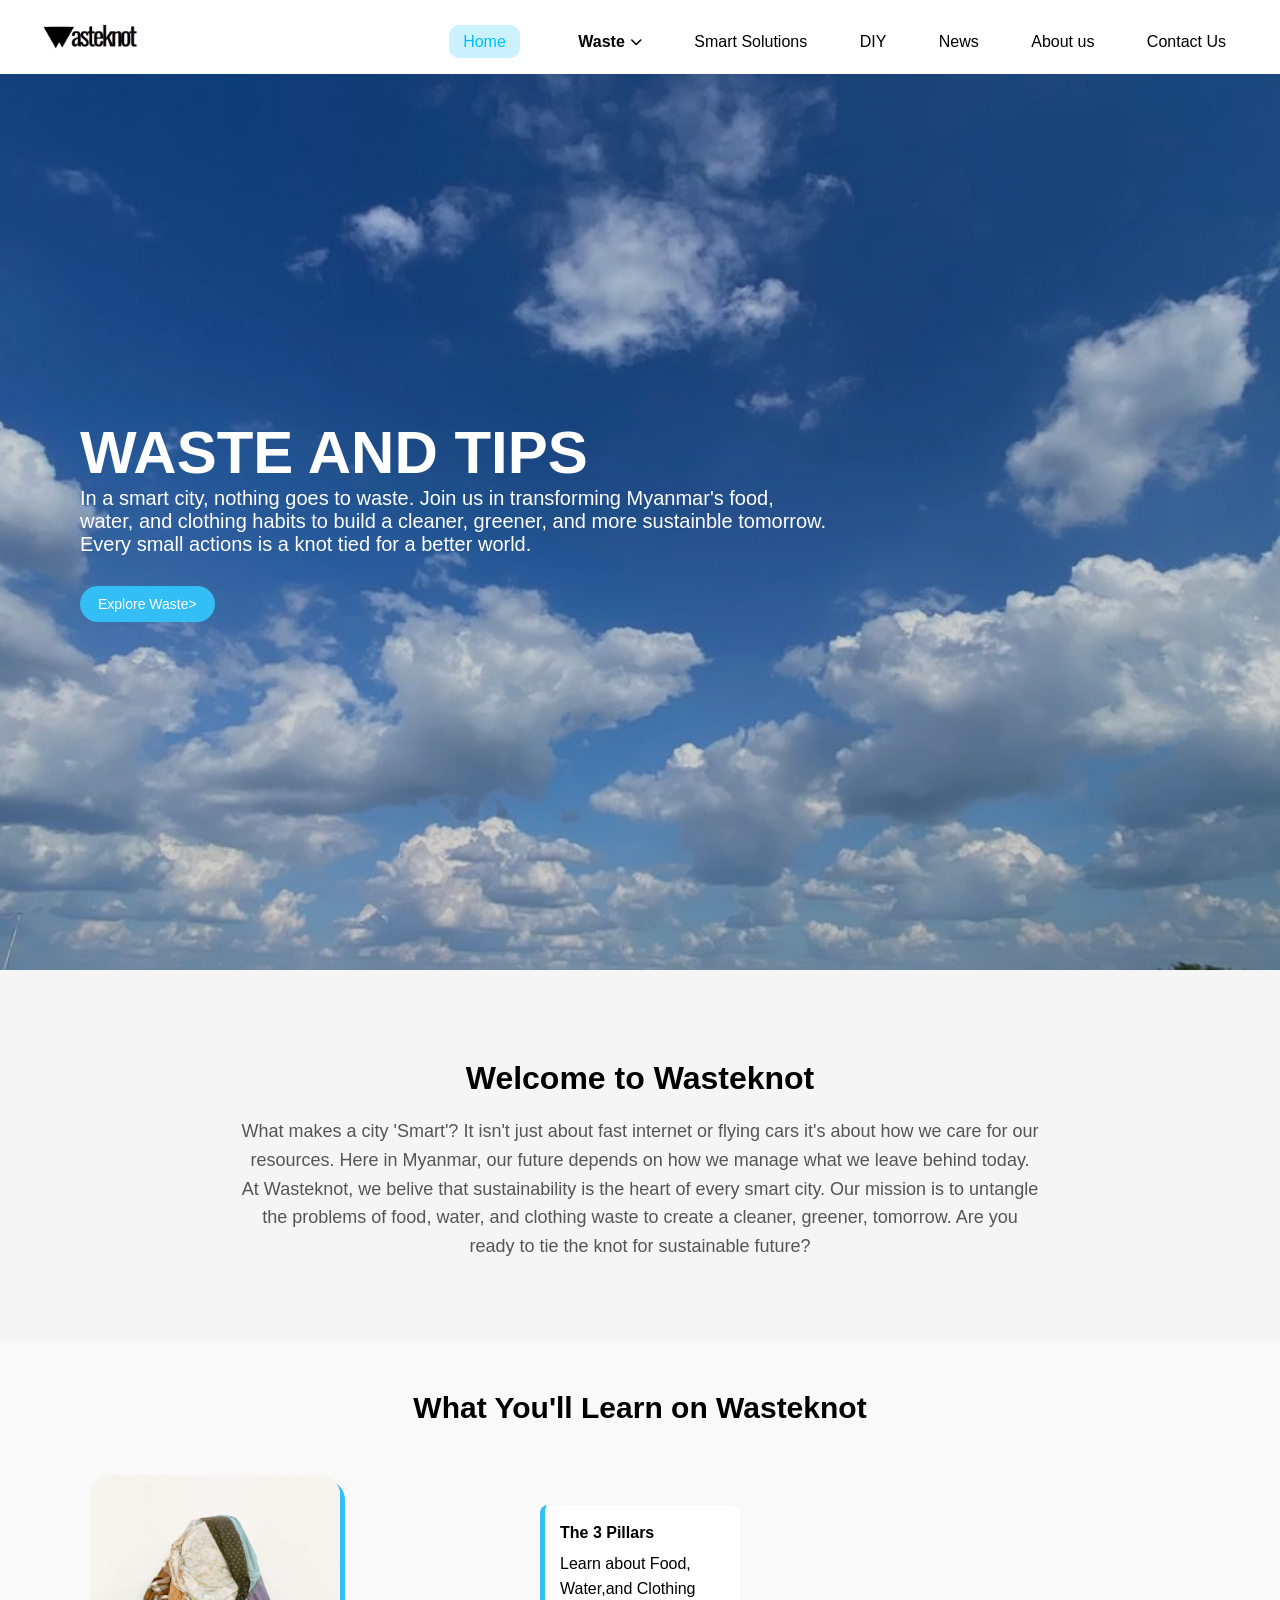
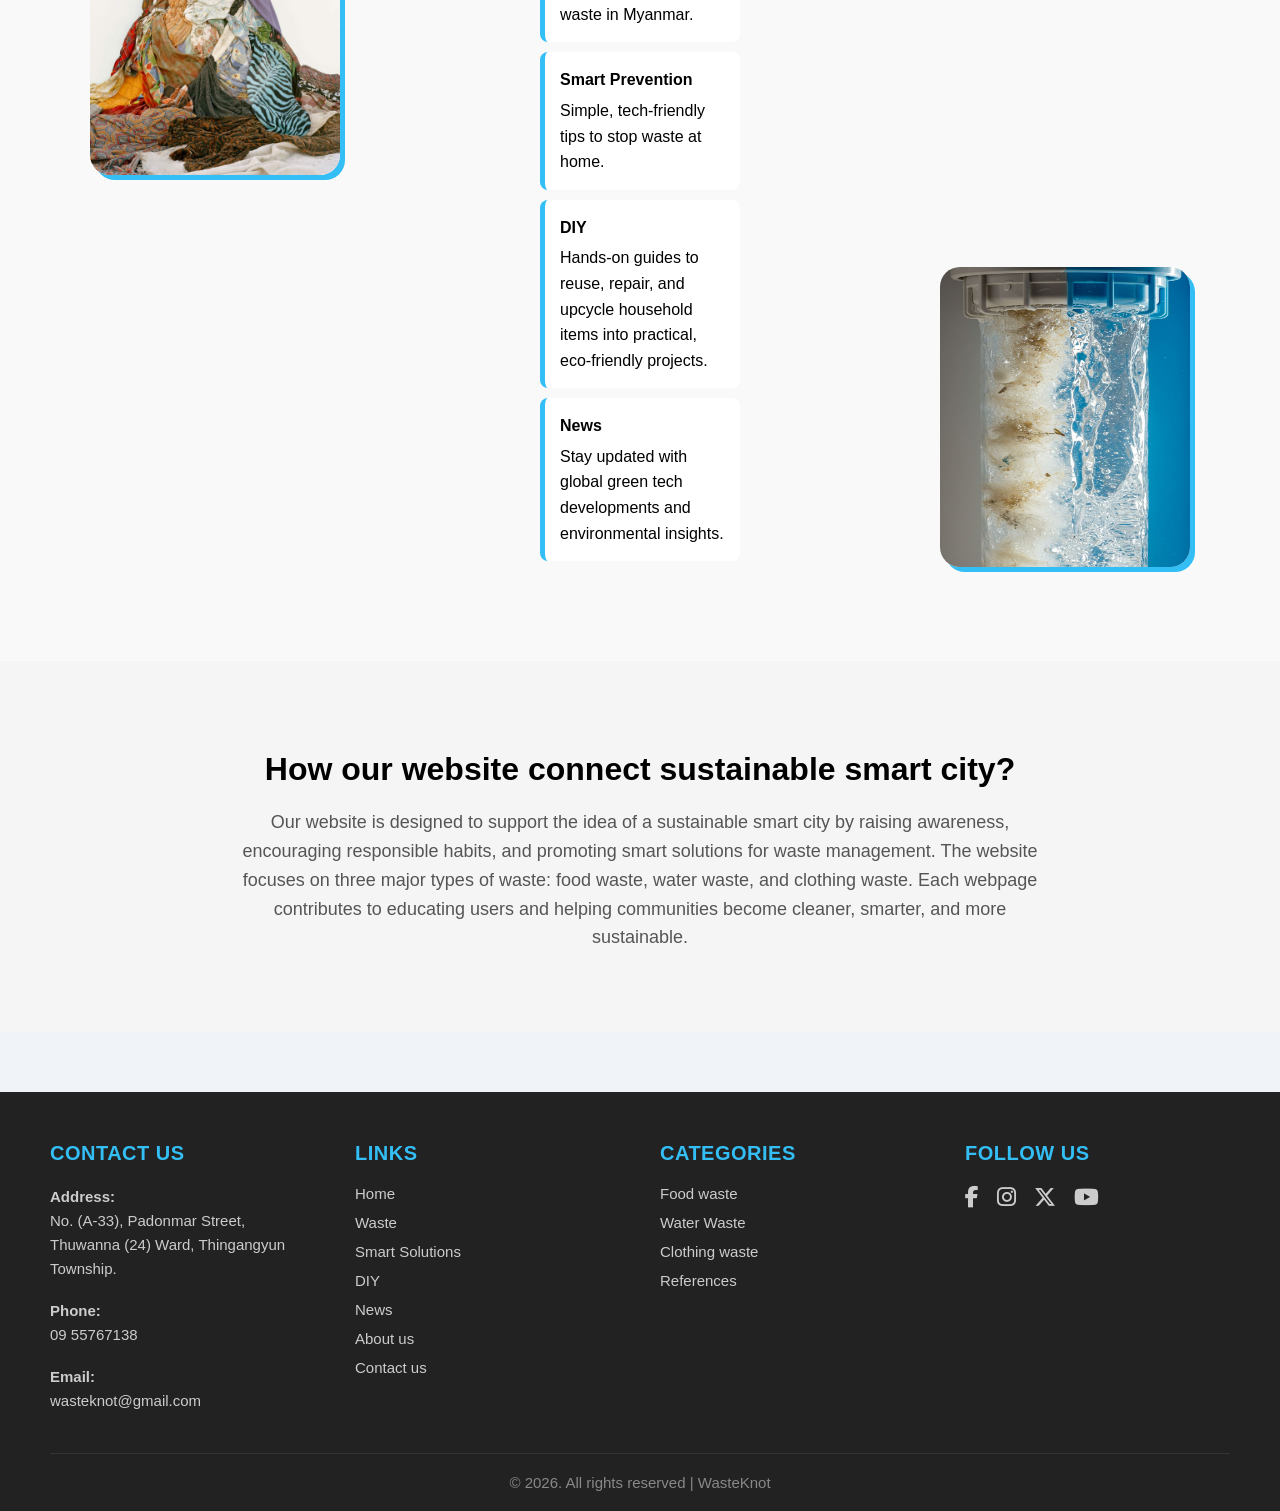
<file: index.html>
<!DOCTYPE html>
<html>
<head>
	<meta charset="utf-8">
	<meta name="viewport" content="width=device-width, initial-scale=1">
	<title>Wasteknot|Saving tips</title>
	<link rel="stylesheet" href="style.css">
	<link rel="icon" type="image/x-icon" href="favicon.ico?v=2">
	<link rel="stylesheet" href="https://cdnjs.cloudflare.com/ajax/libs/font-awesome/6.4.2/css/all.min.css">

</head>
<body>
<header>
  <div class="logo">
    <img src="icon.png" alt="Wasteknot Logo">
  </div>

  <input type="checkbox" id="menu-btn" class="menu-checkbox">

  <label Kakao for="menu-btn" class="menu-toggle">
    <i class="fas fa-bars icon-burger"></i>
    <i class="fas fa-xmark icon-close"></i>
  </label>

  <nav class="nav-menu">
    <a href="index.html" class="active">Home</a>
<div class="dropdown">
  <input type="checkbox" id="drop-check" class="dropdown-checkbox">
  <label for="drop-check" class="dropbtn">
    Waste <i class="fas fa-chevron-down drop-arrow"></i>
  </label>
  <div class="dropdown-content">
    <a href="waste.html#food">Food Waste</a>
    <a href="waste.html#water">Water Waste</a>
    <a href="waste.html#clothing">Clothing Waste</a>
  </div>
</div>
    </div>
    <a href="solution.html">Smart Solutions</a>
    <a href="diy.html">DIY</a>
    <a href="news.html">News</a>
    <a href="about.html">About us</a>
    <a href="contact.html">Contact Us</a>
  </nav>
</header>

	  <section class="hero">
    <div class="content">
      <h1>WASTE AND TIPS</h1>
      <p>In a smart city, nothing goes to waste. Join us in transforming Myanmar's food,<br> water, and clothing habits to build a cleaner, greener, and more sustainble tomorrow.<br>
        Every small actions is a knot tied for a better world.</p>
      <br>
      <a href="waste.html" class="btn">Explore Waste></a>
    </div>
  </section>
<section class="intro">
  <div class="intro-container">
    <h2>Welcome to Wasteknot</h2>
    <p>
      What makes a city 'Smart'? It isn't just about fast internet or flying cars it's about how we care for our resources. Here in Myanmar, our future depends on how we manage what we leave behind today. At Wasteknot, we belive that sustainability is the heart of every smart city. Our mission is to untangle the problems of food, water, and clothing waste to create a cleaner, greener, tomorrow. Are you ready to tie the knot for sustainable future?
    </p>
  </div>
</section>
<section class="learn">
	<h2>What You'll Learn on Wasteknot</h2>
	<div class="diagonal-layout">
		<div class="img-wrapper top-left">
			<img src="clothes.jpg" alt="clothing-waste" class="pbl-img">
		</div>
	<div class="list">
		<ul>
			<li>
				<strong>The 3 Pillars</strong>
				Learn about Food, Water,and Clothing waste in Myanmar.
			</li>
			<li>
				<strong>Smart Prevention</strong>
				Simple, tech-friendly tips to stop waste at home.
			</li>
			<li>
      <strong>DIY</strong>
      Hands-on guides to reuse, repair, and upcycle household items into practical, eco-friendly projects.
			</li>
      			<li>
				<strong>News</strong>
				Stay updated with global green tech developments and environmental insights.
			</li>
		</ul>
	</div>
			<div class="img-wrapper bottom-right">
			<img src="water.jpg" alt="water-waste" class="pbl-img">
		</div>
	</div>
</section>
		<section class="intro">
			<div class="intro-container">
				<h2>How our website connect sustainable smart city?</h2>
				<p>Our website is designed to support the idea of a sustainable smart city by raising awareness, encouraging responsible habits, and promoting smart solutions for waste management. The website focuses on three major types of waste: food waste, water waste, and clothing waste. Each webpage contributes to educating users and helping communities become cleaner, smarter, and more sustainable.</p>
			</div>
		</section>
		
<footer>
  <div class="footer-container">
    
    <div class="footer-box">
      <h2>CONTACT US</h2>
      <p>
        <strong>Address:</strong><br>
        No. (A-33), Padonmar Street, Thuwanna (24) Ward, Thingangyun Township.
      </p>
      <br>
      <p>
        <strong>Phone:</strong><br>
        09 55767138
      </p>
      <br>
      <p>
        <strong>Email:</strong><br>
        wasteknot@gmail.com
      </p>
    </div>
     
    <div class="footer-box">
      <h2>LINKS</h2>
      <a href="index.html">Home</a>
      <a href="waste.html">Waste</a>
      <a href="solution.html">Smart Solutions</a>
      <a href="diy.html">DIY</a>
      <a href="news.html">News</a>
      <a href="about.html">About us</a>
      <a href="contact.html">Contact us</a>
    </div>
     
    <div class="footer-box">
      <h2>CATEGORIES</h2>
      <a href="waste.html#food">Food waste</a>
      <a href="waste.html#water">Water Waste</a>
      <a href="waste.html#clothing">Clothing waste</a>
      <a href="reference.html">References</a>
    </div>
     
    <div class="footer-box">
      <h2>FOLLOW US</h2>
      <div class="social-icons">
        <a href="#" aria-label="Facebook"><i class="fab fa-facebook-f"></i></a>
        <a href="#" aria-label="Instagram"><i class="fab fa-instagram"></i></a>
        <a href="#" aria-label="Twitter"><i class="fab fa-x-twitter"></i></a>
        <a href="#" aria-label="Youtube"><i class="fab fa-youtube"></i></a>
      </div>
    </div>
     
  </div>
   
  <div class="footer-bottom">
    &copy; 2026. All rights reserved | WasteKnot
  </div>
</footer>
 
</body>
</html>
</file>
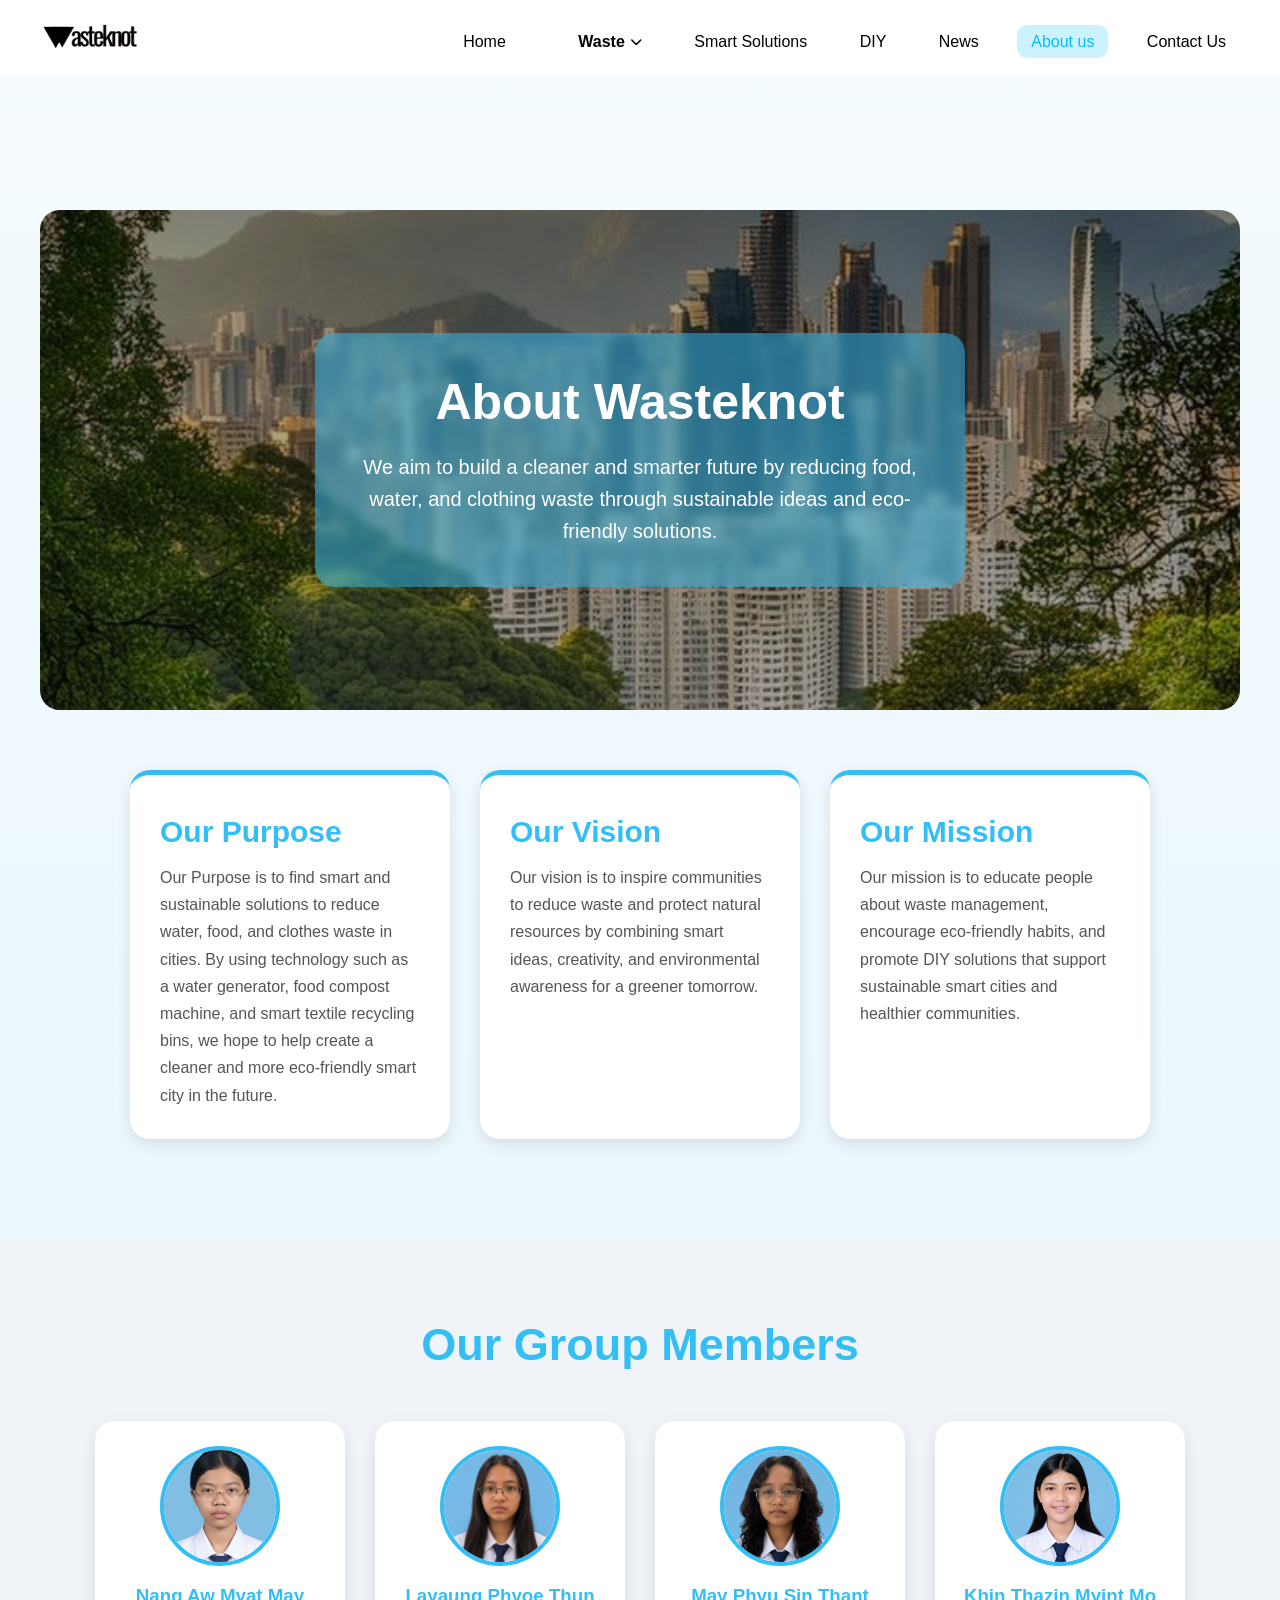
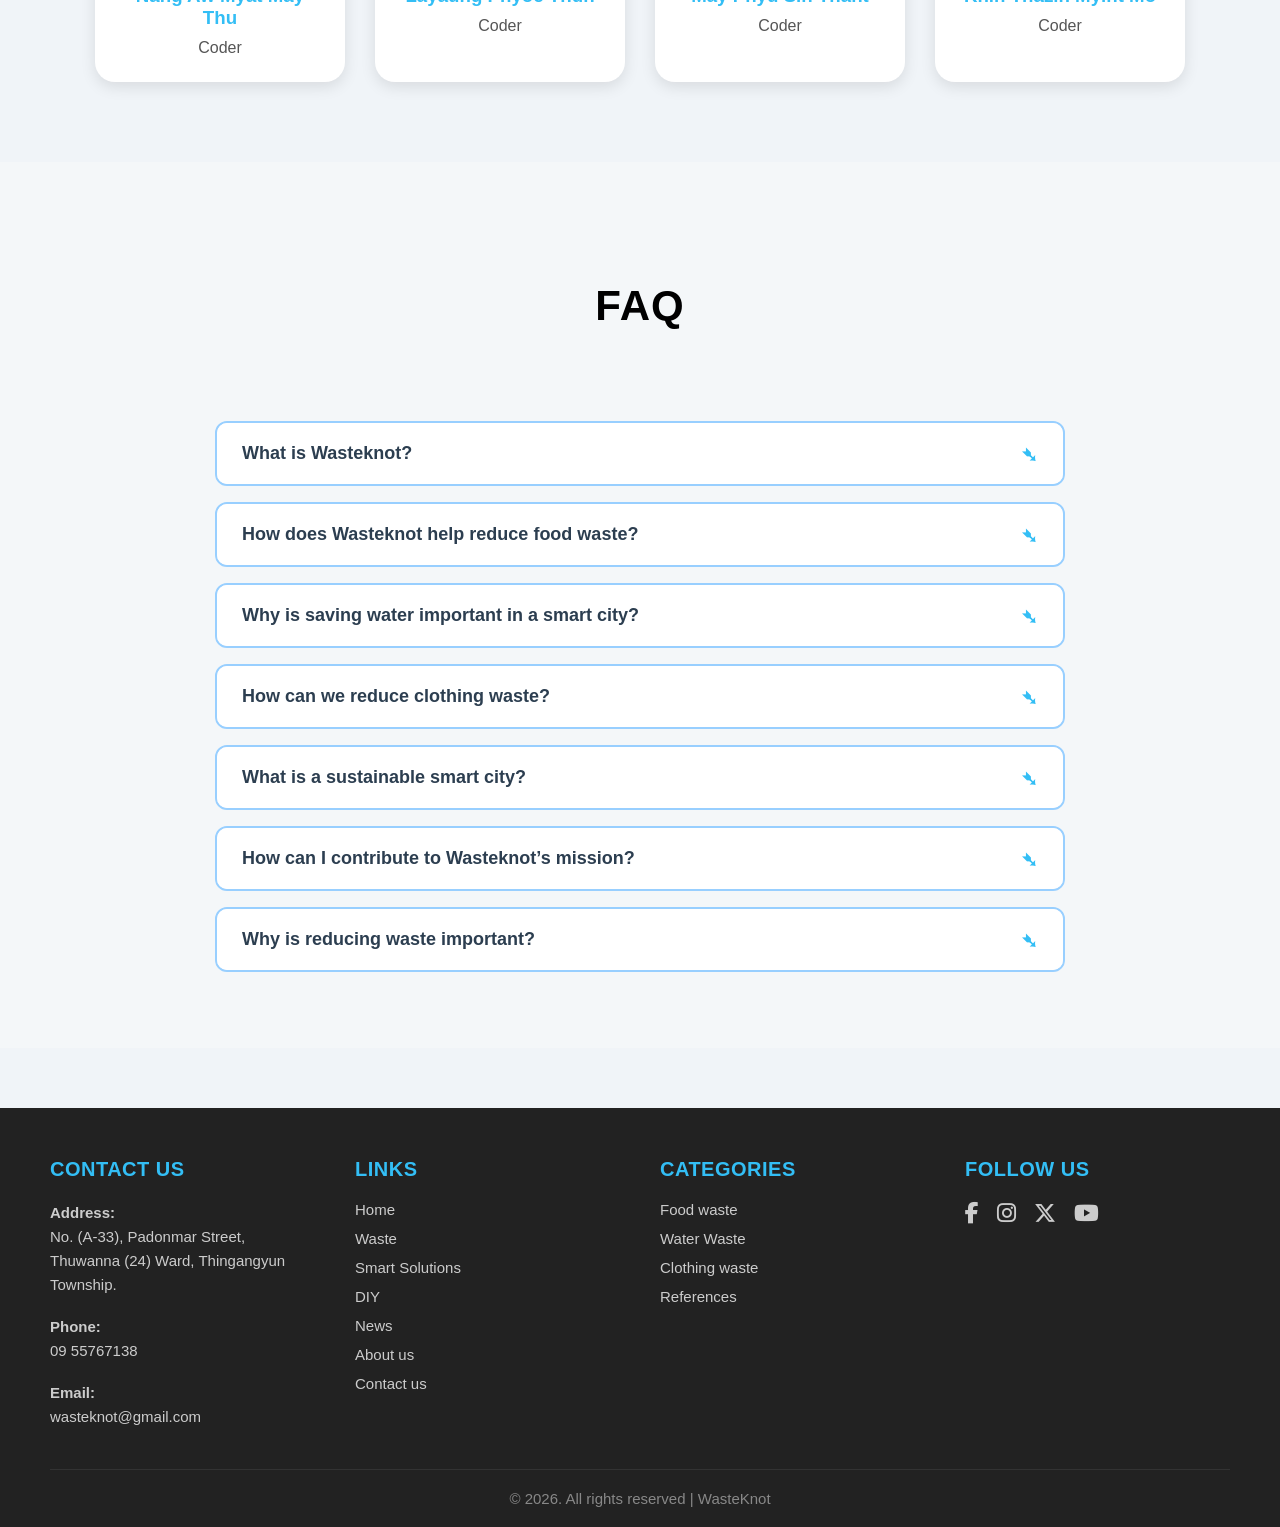
<file: about.html>
<!DOCTYPE html>
<html>
<head>
  <meta charset="utf-8">
  <meta name="viewport" content="width=device-width, initial-scale=1">
  <title>About us</title>
  <link rel="stylesheet" href="style.css">
  <link rel="icon" type="image/x-icon" href="favicon.ico?v=2">
  <link rel="stylesheet" href="https://cdnjs.cloudflare.com/ajax/libs/font-awesome/6.5.0/css/all.min.css">
</head>
<body>
<header>
  <div class="logo">
    <img src="icon.png" alt="Wasteknot Logo">
  </div>

  <input type="checkbox" id="menu-btn" class="menu-checkbox">

  <label Kakao for="menu-btn" class="menu-toggle">
    <i class="fas fa-bars icon-burger"></i>
    <i class="fas fa-xmark icon-close"></i>
  </label>

  <nav class="nav-menu">
    <a href="index.html">Home</a>
<div class="dropdown">
  <input type="checkbox" id="drop-check" class="dropdown-checkbox">
  <label for="drop-check" class="dropbtn">
    Waste <i class="fas fa-chevron-down drop-arrow"></i>
  </label>
  <div class="dropdown-content">
    <a href="waste.html#food">Food Waste</a>
    <a href="waste.html#water">Water Waste</a>
    <a href="waste.html#clothing">Clothing Waste</a>
  </div>
</div>
    </div>
    <a href="solution.html">Smart Solutions</a>
    <a href="diy.html">DIY</a>
    <a href="news.html">News</a>
    <a href="about.html" class="active">About us</a>
    <a href="contact.html">Contact Us</a>
  </nav>
</header>


<section class="about-us">

  <div class="about-hero">

    <div class="overlay-box">
      <h1>About Wasteknot</h1>

      <p>
        We aim to build a cleaner and smarter future by reducing food,
        water, and clothing waste through sustainable ideas and eco-friendly solutions.
      </p>
    </div>

  </div>

  <div class="about-container">

    <div class="about-card">
      <h2>Our Purpose</h2>

      <p>
      Our Purpose is to find smart and sustainable solutions to reduce water, food,
      and clothes waste in cities. By using technology such as a water
      generator, food compost machine, and smart textile recycling bins,
      we hope to help create a cleaner and more eco-friendly smart city in the future.
      </p>
    </div>

    <div class="about-card">
      <h2>Our Vision</h2>

      <p>
        Our vision is to inspire communities to reduce waste and protect
        natural resources by combining smart ideas, creativity,
        and environmental awareness for a greener tomorrow.
      </p>
    </div>

    <div class="about-card">
      <h2>Our Mission</h2>

      <p>
        Our mission is to educate people about waste management,
        encourage eco-friendly habits, and promote DIY solutions
        that support sustainable smart cities and healthier communities.
      </p>
    </div>

  </div>

</section>

<section class="team-section">

  <h1 class="team-title">Our Group Members</h1>

  <div class="team-container">

    <div class="team-card">
      <img src="student1.jpg" alt="Student 1">
      <h3>Nang Aw Myat May Thu</h3>
      <p>Coder</p>
    </div>

    <div class="team-card">
      <img src="student2.jpg" alt="Student 2">
      <h3>Layaung Phyoe Thun</h3>
      <p>Coder</p>
    </div>

    <div class="team-card">
      <img src="student3.jpg" alt="Student 3">
      <h3>May Phyu Sin Thant</h3>
      <p>Coder</p>
    </div>

    <div class="team-card">
      <img src="student4.png" alt="Student 4">
      <h3>Khin Thazin Myint Mo</h3>
      <p>Coder</p>
    </div>

  </div>

</section>

<section class="faq-section">
    <div class="page-header">
        <h1>FAQ</h1>
    </div>

    <div class="faq-container">
        <details class="faq-item">
            <summary class="faq-question">
                What is Wasteknot?
                <span class="faq-arrow">➴</span>
            </summary>
            <div class="faq-answer">
                <p>Wasteknot is a website dedicated to promoting a sustainable smart city by reducing everyday waste. It focuses on educating people about smarter ways to manage food, water, and clothing waste through simple and practical solutions.</p>
            </div>
        </details>

        <details class="faq-item">
            <summary class="faq-question">
                How does Wasteknot help reduce food waste?
                <span class="faq-arrow">➴</span>
            </summary>
            <div class="faq-answer">
                <p>Wasteknot shares tips and ideas such as:</p>
                <ul class="faq-list">
                    <li>Planning meals to avoid overbuying</li>
                    <li>Proper food storage to keep items fresh longer</li>
                    <li>Turning leftovers into new meals</li>
                    <li>Donating extra food instead of throwing it away</li>
                </ul>
                <p>These actions help save money and reduce environmental impact.</p>
            </div>
        </details>

        <details class="faq-item">
            <summary class="faq-question">
                Why is saving water important in a smart city?
                <span class="faq-arrow">➴</span>
            </summary>
            <div class="faq-answer">
                <p>Water is a limited resource. Wasteknot teaches ways to:</p>
                <ul class="faq-list">
                    <li>Fix leaks quickly</li>
                    <li>Use water-efficient appliances</li>
                    <li>Collect rainwater for reuse</li>
                    <li>Avoid unnecessary water usage</li>
                </ul>
                <p>Saving water helps ensure enough supply for future generations.</p>
            </div>
        </details>

        <details class="faq-item">
            <summary class="faq-question">
                How can we reduce clothing waste?
                <span class="faq-arrow">➴</span>
            </summary>
            <div class="faq-answer">
                <p>Wasteknot encourages:</p>
                <ul class="faq-list">
                    <li>Donating clothes instead of throwing them away</li>
                    <li>Reusing and upcycling old clothing</li>
                    <li>Repairing damaged items</li>
                    <li>Buying second-hand fashion</li>
                </ul>
                <p>This reduces landfill waste and supports a circular economy.</p>
            </div>
        </details>

        <details class="faq-item">
            <summary class="faq-question">
                What is a sustainable smart city?
                <span class="faq-arrow">➴</span>
            </summary>
            <div class="faq-answer">
                <p>A sustainable smart city uses technology and responsible habits to improve quality of life while protecting the environment. Wasteknot supports this idea by encouraging:</p>
                <ul class="faq-list">
                    <li>Efficient resource use</li>
                    <li>Waste reduction</li>
                    <li>Eco-friendly lifestyles</li>
                </ul>
            </div>
        </details>

        <details class="faq-item">
            <summary class="faq-question">
                How can I contribute to Wasteknot’s mission?
                <span class="faq-arrow">➴</span>
            </summary>
            <div class="faq-answer">
                <p>You can help by:</p>
                <ul class="faq-list">
                    <li>Practicing waste reduction in daily life</li>
                    <li>Sharing what you learn with others</li>
                    <li>Supporting eco-friendly choices</li>
                    <li>Participating in community activities</li>
                </ul>
            </div>
        </details>

        <details class="faq-item">
            <summary class="faq-question">
                Why is reducing waste important?
                <span class="faq-arrow">➴</span>
            </summary>
            <div class="faq-answer">
                <p>Reducing waste:</p>
                <ul class="faq-list">
                    <li>Protects the environment</li>
                    <li>Saves natural resources</li>
                    <li>Reduces pollution</li>
                    <li>Builds a cleaner and healthier city</li>
                </ul>
            </div>
        </details>
    </div>
</section>

<footer>
  <div class="footer-container">
    
    <div class="footer-box">
      <h2>CONTACT US</h2>
      <p>
        <strong>Address:</strong><br>
        No. (A-33), Padonmar Street, Thuwanna (24) Ward, Thingangyun Township.
      </p>
      <br>
      <p>
        <strong>Phone:</strong><br>
        09 55767138
      </p>
      <br>
      <p>
        <strong>Email:</strong><br>
        wasteknot@gmail.com
      </p>
    </div>
     
    <div class="footer-box">
      <h2>LINKS</h2>
      <a href="index.html">Home</a>
      <a href="waste.html">Waste</a>
      <a href="solution.html">Smart Solutions</a>
      <a href="diy.html">DIY</a>
      <a href="news.html">News</a>
      <a href="about.html">About us</a>
      <a href="contact.html">Contact us</a>
    </div>
     
    <div class="footer-box">
      <h2>CATEGORIES</h2>
      <a href="waste.html#food">Food waste</a>
      <a href="waste.html#water">Water Waste</a>
      <a href="waste.html#clothing">Clothing waste</a>
      <a href="reference.html">References</a>
    </div>
     
    <div class="footer-box">
      <h2>FOLLOW US</h2>
      <div class="social-icons">
        <a href="#" aria-label="Facebook"><i class="fab fa-facebook-f"></i></a>
        <a href="#" aria-label="Instagram"><i class="fab fa-instagram"></i></a>
        <a href="#" aria-label="Twitter"><i class="fab fa-x-twitter"></i></a>
        <a href="#" aria-label="Youtube"><i class="fab fa-youtube"></i></a>
      </div>
    </div>
     
  </div>
   
  <div class="footer-bottom">
    &copy; 2026. All rights reserved | WasteKnot
  </div>
</footer>
</body>
</html>
</file>
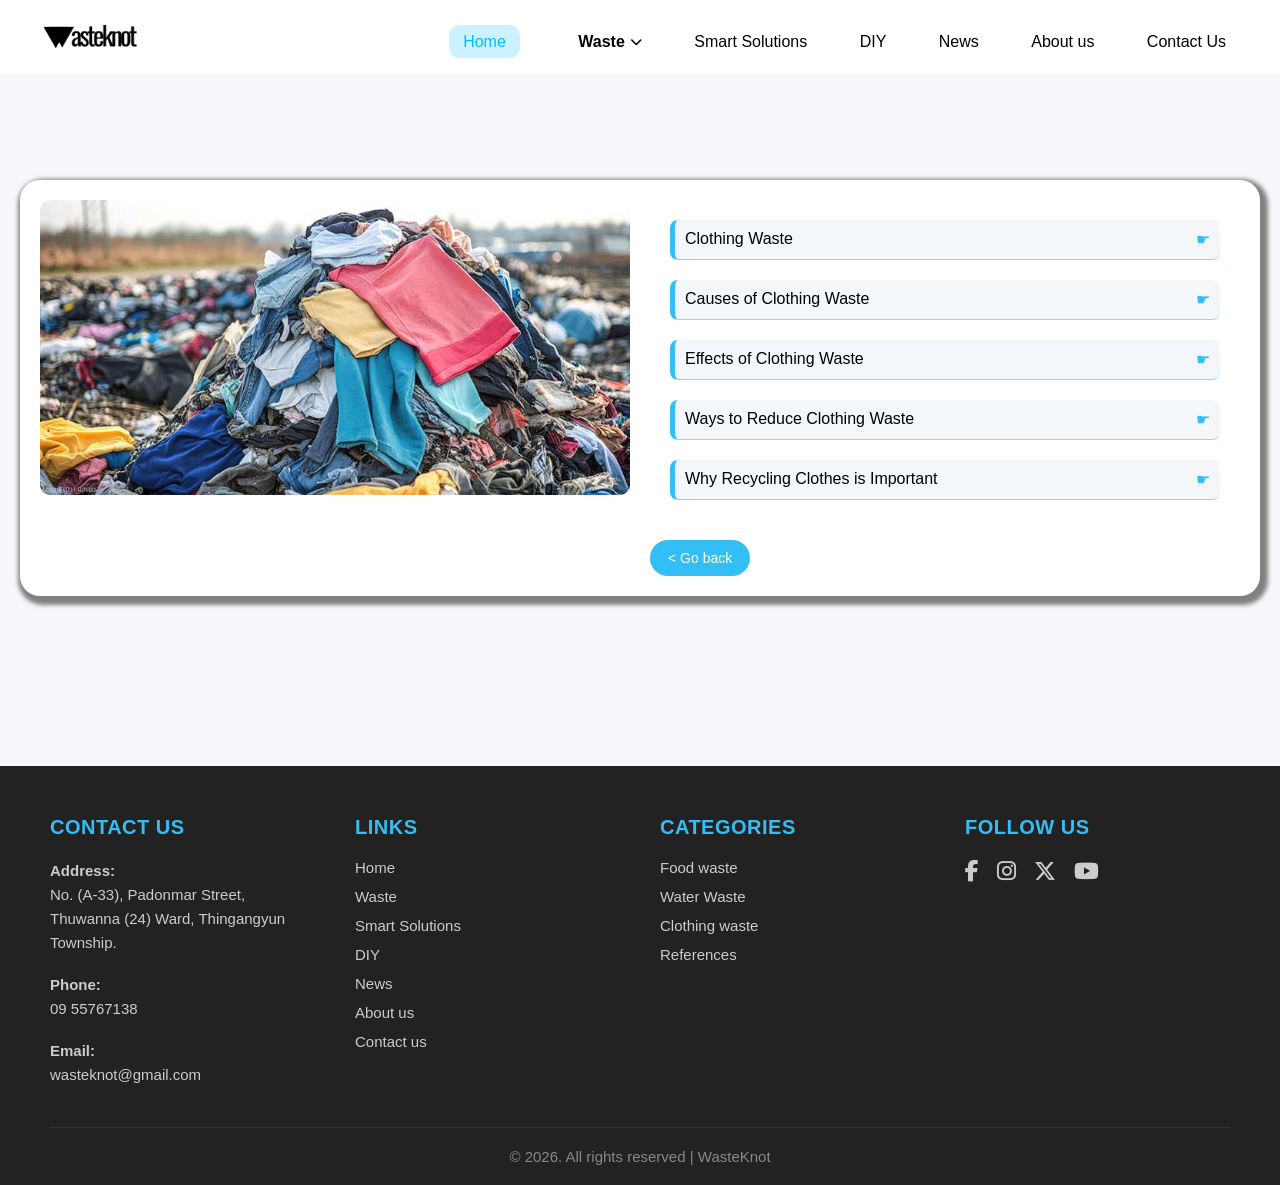
<file: clothingwaste.html>
<!DOCTYPE html>
<html>
<head>
<meta charset="utf-8">
<meta name="viewport" content="width=device-width, initial-scale=1">
<title>Clothing Waste</title>
<link rel="stylesheet" href="style.css">
<link rel="icon" type="image/x-icon" href="favicon.ico?v=2">
<link rel="stylesheet" href="https://cdnjs.cloudflare.com/ajax/libs/font-awesome/6.5.0/css/all.min.css">
<style>
		body{
			background: #f5f7fa;
		}
</style>
</head>
<body>
<header>
  <div class="logo">
    <img src="icon.png" alt="Wasteknot Logo">
  </div>

  <input type="checkbox" id="menu-btn" class="menu-checkbox">

  <label Kakao for="menu-btn" class="menu-toggle">
    <i class="fas fa-bars icon-burger"></i>
    <i class="fas fa-xmark icon-close"></i>
  </label>

  <nav class="nav-menu">
    <a href="index.html" class="active">Home</a>
<div class="dropdown">
  <input type="checkbox" id="drop-check" class="dropdown-checkbox">
  <label for="drop-check" class="dropbtn">
    Waste <i class="fas fa-chevron-down drop-arrow"></i>
  </label>
  <div class="dropdown-content">
    <a href="waste.html#food">Food Waste</a>
    <a href="waste.html#water">Water Waste</a>
    <a href="waste.html#clothing">Clothing Waste</a>
  </div>
</div>
    </div>
    <a href="solution.html">Smart Solutions</a>
    <a href="diy.html">DIY</a>
    <a href="news.html">News</a>
    <a href="about.html">About us</a>
    <a href="contact.html">Contact Us</a>
  </nav>
</header>

 
<br><br><br><br><br>
 
<div class="lm-container">
 
    <div class="lm-image">
<img src="clothingwaste 1.png" alt="Clothing Waste">
</div>
 
    <div class="lm-question">
 
        <details>
<summary>Clothing Waste</summary>
<p>Clothing waste is when clothes are thrown away instead of being reused, repaired, or recycled. Many clothes end up in landfills, which harms the environment and wastes materials used to make them.</p>
</details>
 
        <details>
<summary>Causes of Clothing Waste</summary>
<p>Clothing waste is caused by fast fashion, buying too many clothes, and throwing away clothes when they are slightly damaged or no longer trendy.</p>
</details>
 
        <details>
<summary>Effects of Clothing Waste</summary>
<p>Clothing waste increases pollution and fills up landfills. It also wastes water, energy, and materials used to produce clothing.</p>
</details>
 
        <details>
<summary>Ways to Reduce Clothing Waste</summary>
<p>People can reduce clothing waste by donating clothes, repairing them, reusing old clothes, and buying fewer but higher quality items.</p>
</details>
 
        <details>
<summary>Why Recycling Clothes is Important</summary>
<p>Recycling clothes helps reduce pollution, saves natural resources, and reduces the amount of waste going into landfills.</p>
</details>
 
        <a href="waste.html" class="btn">< Go back </a>
 
    </div>
 
</div>
<br>
<br>
<br>
<br>
<br>
<footer>
  <div class="footer-container">
    
    <div class="footer-box">
      <h2>CONTACT US</h2>
      <p>
        <strong>Address:</strong><br>
        No. (A-33), Padonmar Street, Thuwanna (24) Ward, Thingangyun Township.
      </p>
      <br>
      <p>
        <strong>Phone:</strong><br>
        09 55767138
      </p>
      <br>
      <p>
        <strong>Email:</strong><br>
        wasteknot@gmail.com
      </p>
    </div>
     
    <div class="footer-box">
      <h2>LINKS</h2>
      <a href="index.html">Home</a>
      <a href="waste.html">Waste</a>
      <a href="solution.html">Smart Solutions</a>
      <a href="diy.html">DIY</a>
      <a href="news.html">News</a>
      <a href="about.html">About us</a>
      <a href="contact.html">Contact us</a>
    </div>
     
    <div class="footer-box">
      <h2>CATEGORIES</h2>
      <a href="waste.html#food">Food waste</a>
      <a href="waste.html#water">Water Waste</a>
      <a href="waste.html#clothing">Clothing waste</a>
      <a href="reference.html">References</a>
    </div>
     
    <div class="footer-box">
      <h2>FOLLOW US</h2>
      <div class="social-icons">
        <a href="#" aria-label="Facebook"><i class="fab fa-facebook-f"></i></a>
        <a href="#" aria-label="Instagram"><i class="fab fa-instagram"></i></a>
        <a href="#" aria-label="Twitter"><i class="fab fa-x-twitter"></i></a>
        <a href="#" aria-label="Youtube"><i class="fab fa-youtube"></i></a>
      </div>
    </div>
     
  </div>
   
  <div class="footer-bottom">
    &copy; 2026. All rights reserved | WasteKnot
  </div>
</footer>
</body>
</html>
</file>
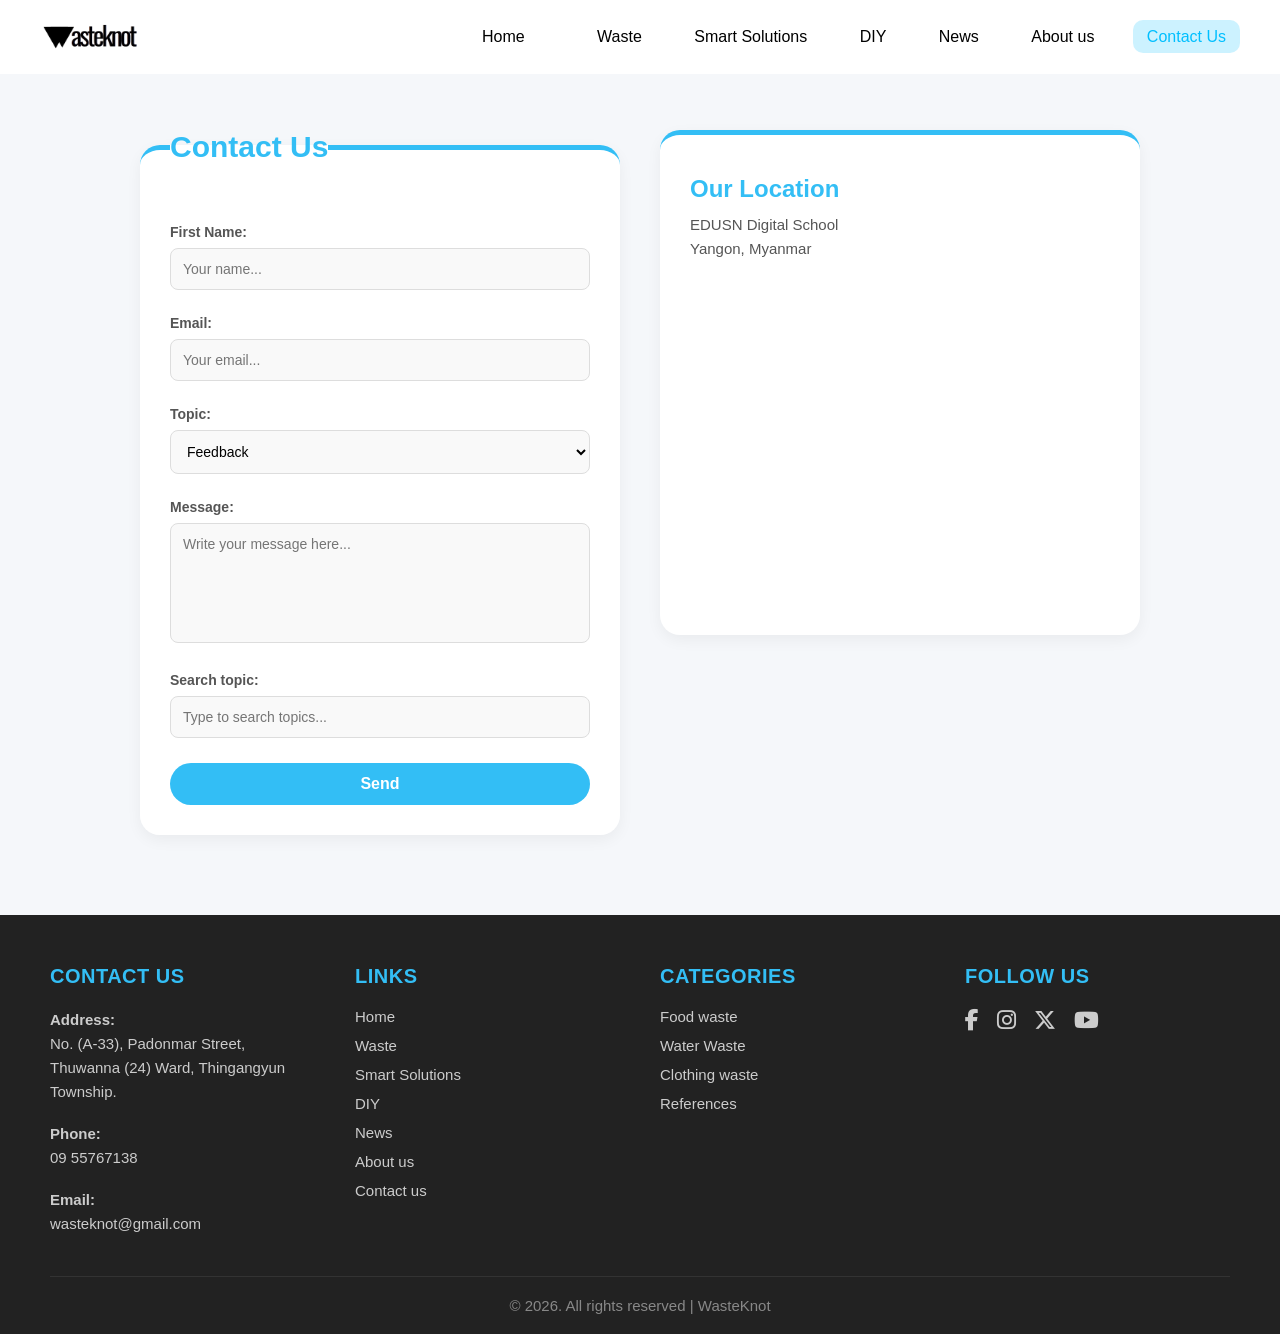
<file: contact.html>
<!DOCTYPE html>
<html lang="en">
<head>
    <meta charset="UTF-8">
    <meta name="viewport" content="width=device-width, initial-scale=1.0">
    <title>Wasteknot | Contact Us</title>
    <link rel="stylesheet" href="style.css">
    <link rel="icon" type="image/x-icon" href="favicon.ico?v=2">
    <link rel="stylesheet" href="https://cdnjs.cloudflare.com/ajax/libs/font-awesome/6.4.2/css/all.min.css">
    
    <style> 
        body {
            padding-top: 110px;
            background-color: #f5f7fa;
            display: flex;
            flex-direction: column;
            min-height: 100vh;
        }
        button {
            width: 100%;
            padding: 12px;
            border: none;
            border-radius: 25px;
            background: #33bef5;
            color: white;
            font-size: 16px;
            font-weight: bold;
            cursor: pointer;
            transition: transform 0.2s ease, background-color 0.2s ease;
            margin-top: 10px;
        }
        
        button:hover {
            background: #22a3d4;
            transform: translateY(-2px);
        }
    </style>
</head>
 
<body>

<header>
  <div class="logo">
    <img src="icon.png" alt="Wasteknot Logo">
  </div>

  <input type="checkbox" id="menu-btn" class="menu-checkbox">

  <label Kakao for="menu-btn" class="menu-toggle">
    <i class="fas fa-bars icon-burger"></i>
    <i class="fas fa-xmark icon-close"></i>
  </label>

  <nav class="nav-menu">
    <a href="index.html">Home</a>
    <div class="dropdown">
      <a href="waste.html" class="dropbtn">Waste</a>
      <div class="dropdown-content">
        <a href="waste.html#food">Food Waste</a>
        <a href="waste.html#water">Water Waste</a>
        <a href="waste.html#clothing">Clothing Waste</a>
      </div>
    </div>
    <a href="solution.html">Smart Solutions</a>
    <a href="diy.html">DIY</a>
    <a href="news.html">News</a>
    <a href="about.html">About us</a>
    <a href="contact.html" class="active">Contact Us</a>
  </nav>
</header>

     
    <main class="contact-page-container">
        
        <form>
            <fieldset>
                <legend>Contact Us</legend>
                
                <label>First Name:</label>
                <input type="text" required placeholder="Your name...">
                
                <label>Email:</label>
                <input type="email" required placeholder="Your email...">
                
                <label>Topic:</label>
                <select>
                    <optgroup label="General">
                        <option>Feedback</option>
                        <option>Questions</option>
                    </optgroup>
                    <optgroup label="Support">
                        <option>Report Issue</option>
                        <option>Help</option>
                    </optgroup>
                </select>
                
                <label>Message:</label>
                <textarea required placeholder="Write your message here..."></textarea>
                
                <label>Search topic:</label>
                <input list="topics" placeholder="Type to search topics...">
                <datalist id="topics">
                    <option value="Recycling">
                    <option value="Waste tips">
                    <option value="DIY ideas">
                </datalist>
                
                <button type="submit">Send</button>
            </fieldset>
        </form>

        <div class="map-box">
            <h2>Our Location</h2>
            <p>
                EDUSN Digital School <br>
                Yangon, Myanmar
            </p>
            <iframe src="https://www.google.com/maps/embed?pb=!1m18!1m12!1m3!1d3510.5536494303324!2d96.12883487476216!3d16.833999383961835!2m3!1f0!2f0!3f0!3m2!1i1024!2i768!4f13.1!3m3!1m2!1s0x30c1951ea335aaeb%3A0xe9b73fc2ad483ba4!2sEDUSN%20Digital%20School%2C%20Yangon%20Campus!5e1!3m2!1sen!2sid!4v1778209566008!5m2!1sen!2sid%22" allowfullscreen="" loading="lazy" referrerpolicy="no-referrer-when-downgrade"></iframe>
        </div>

    </main>

    <footer>
      <div class="footer-container">
        
        <div class="footer-box">
          <h2>CONTACT US</h2>
          <p>
            <strong>Address:</strong><br>
            No. (A-33), Padonmar Street, Thuwanna (24) Ward, Thingangyun Township.
          </p>
          <br>
          <p>
            <strong>Phone:</strong><br>
            09 55767138
          </p>
          <br>
          <p>
            <strong>Email:</strong><br>
            wasteknot@gmail.com
          </p>
        </div>
         
        <div class="footer-box">
          <h2>LINKS</h2>
          <a href="index.html">Home</a>
          <a href="waste.html">Waste</a>
          <a href="solution.html">Smart Solutions</a>
          <a href="diy.html">DIY</a>
          <a href="news.html">News</a>
          <a href="about.html">About us</a>
          <a href="contact.html">Contact us</a>
        </div>
         
        <div class="footer-box">
          <h2>CATEGORIES</h2>
          <a href="waste.html#food">Food waste</a>
          <a href="waste.html#water">Water Waste</a>
          <a href="waste.html#clothing">Clothing waste</a>
          <a href="reference.html">References</a>
        </div>
         
        <div class="footer-box">
          <h2>FOLLOW US</h2>
          <div class="social-icons">
            <a href="#" aria-label="Facebook"><i class="fab fa-facebook-f"></i></a>
            <a href="#" aria-label="Instagram"><i class="fab fa-instagram"></i></a>
            <a href="#" aria-label="Twitter"><i class="fab fa-x-twitter"></i></a>
            <a href="#" aria-label="Youtube"><i class="fab fa-youtube"></i></a>
          </div>
        </div>
         
      </div>
       
      <div class="footer-bottom">
        © 2026. All rights reserved | WasteKnot
      </div>
    </footer>
 
</body>
</html>
</file>
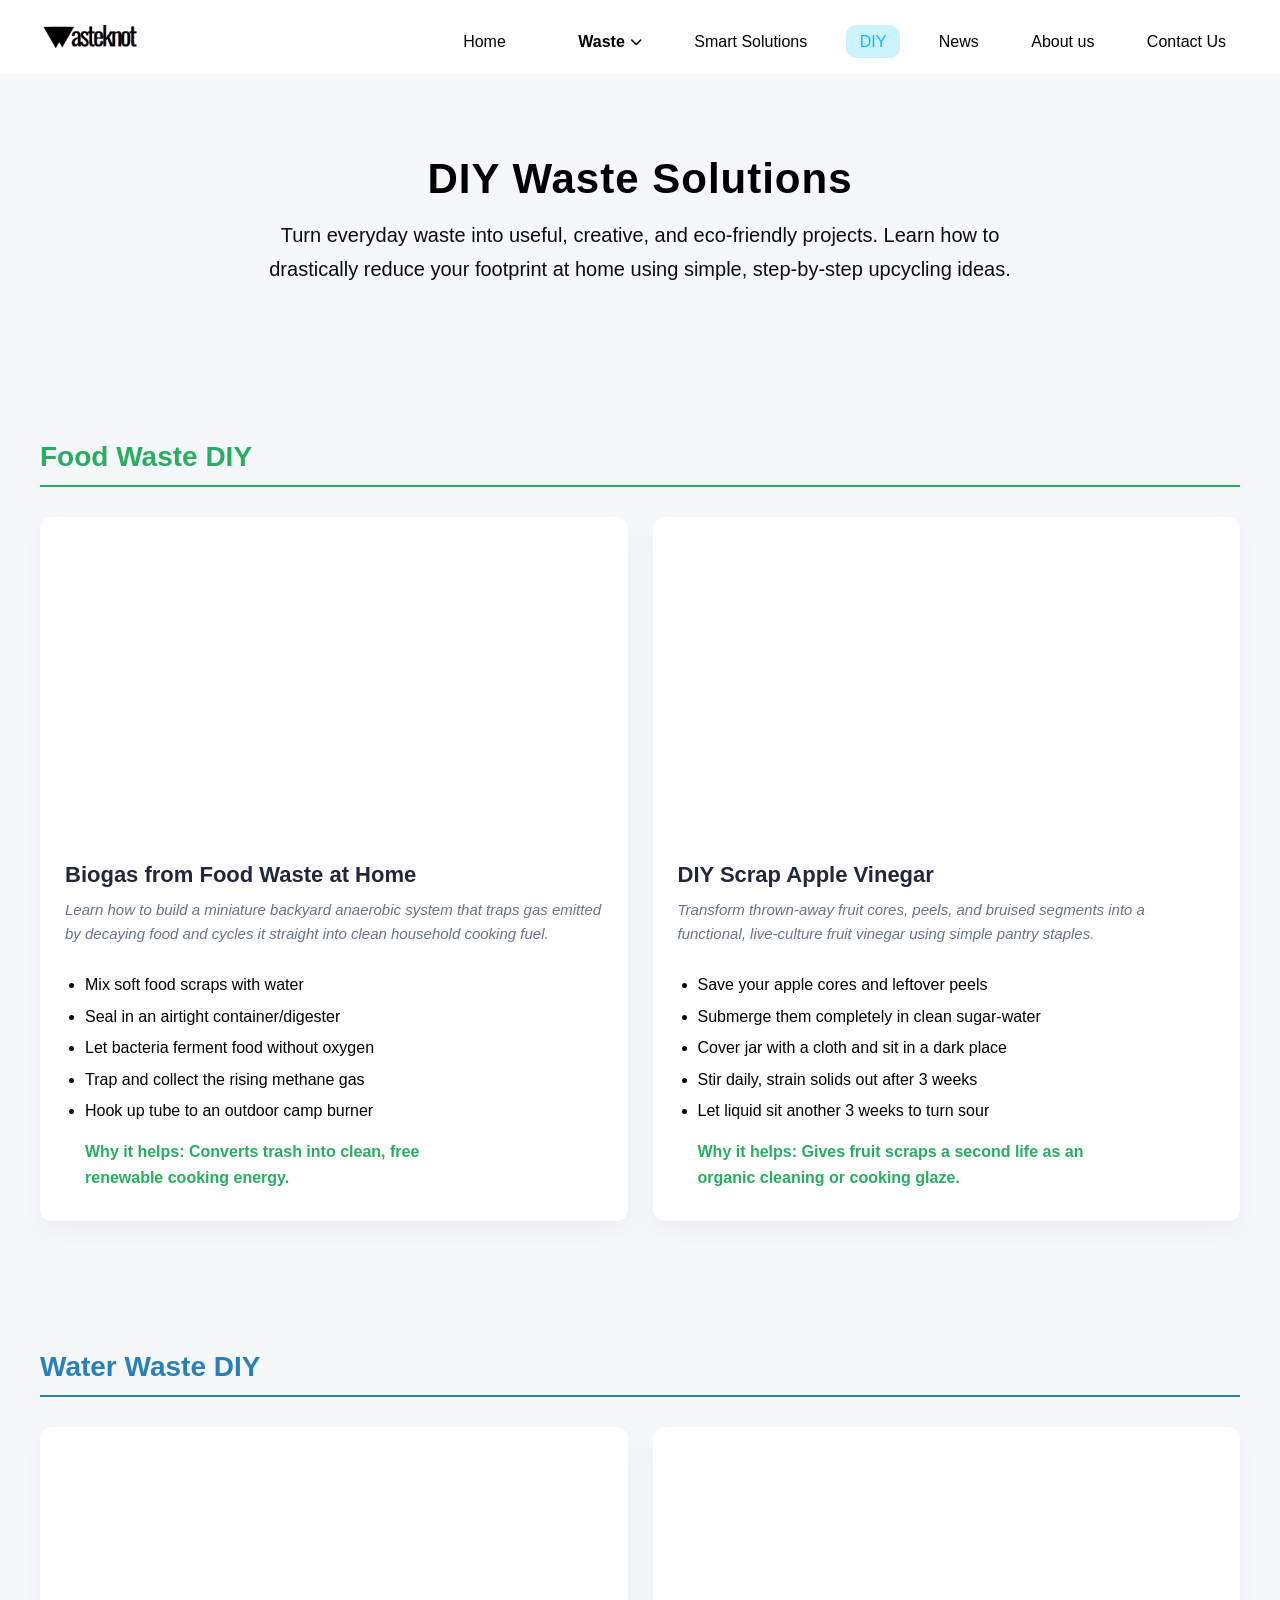
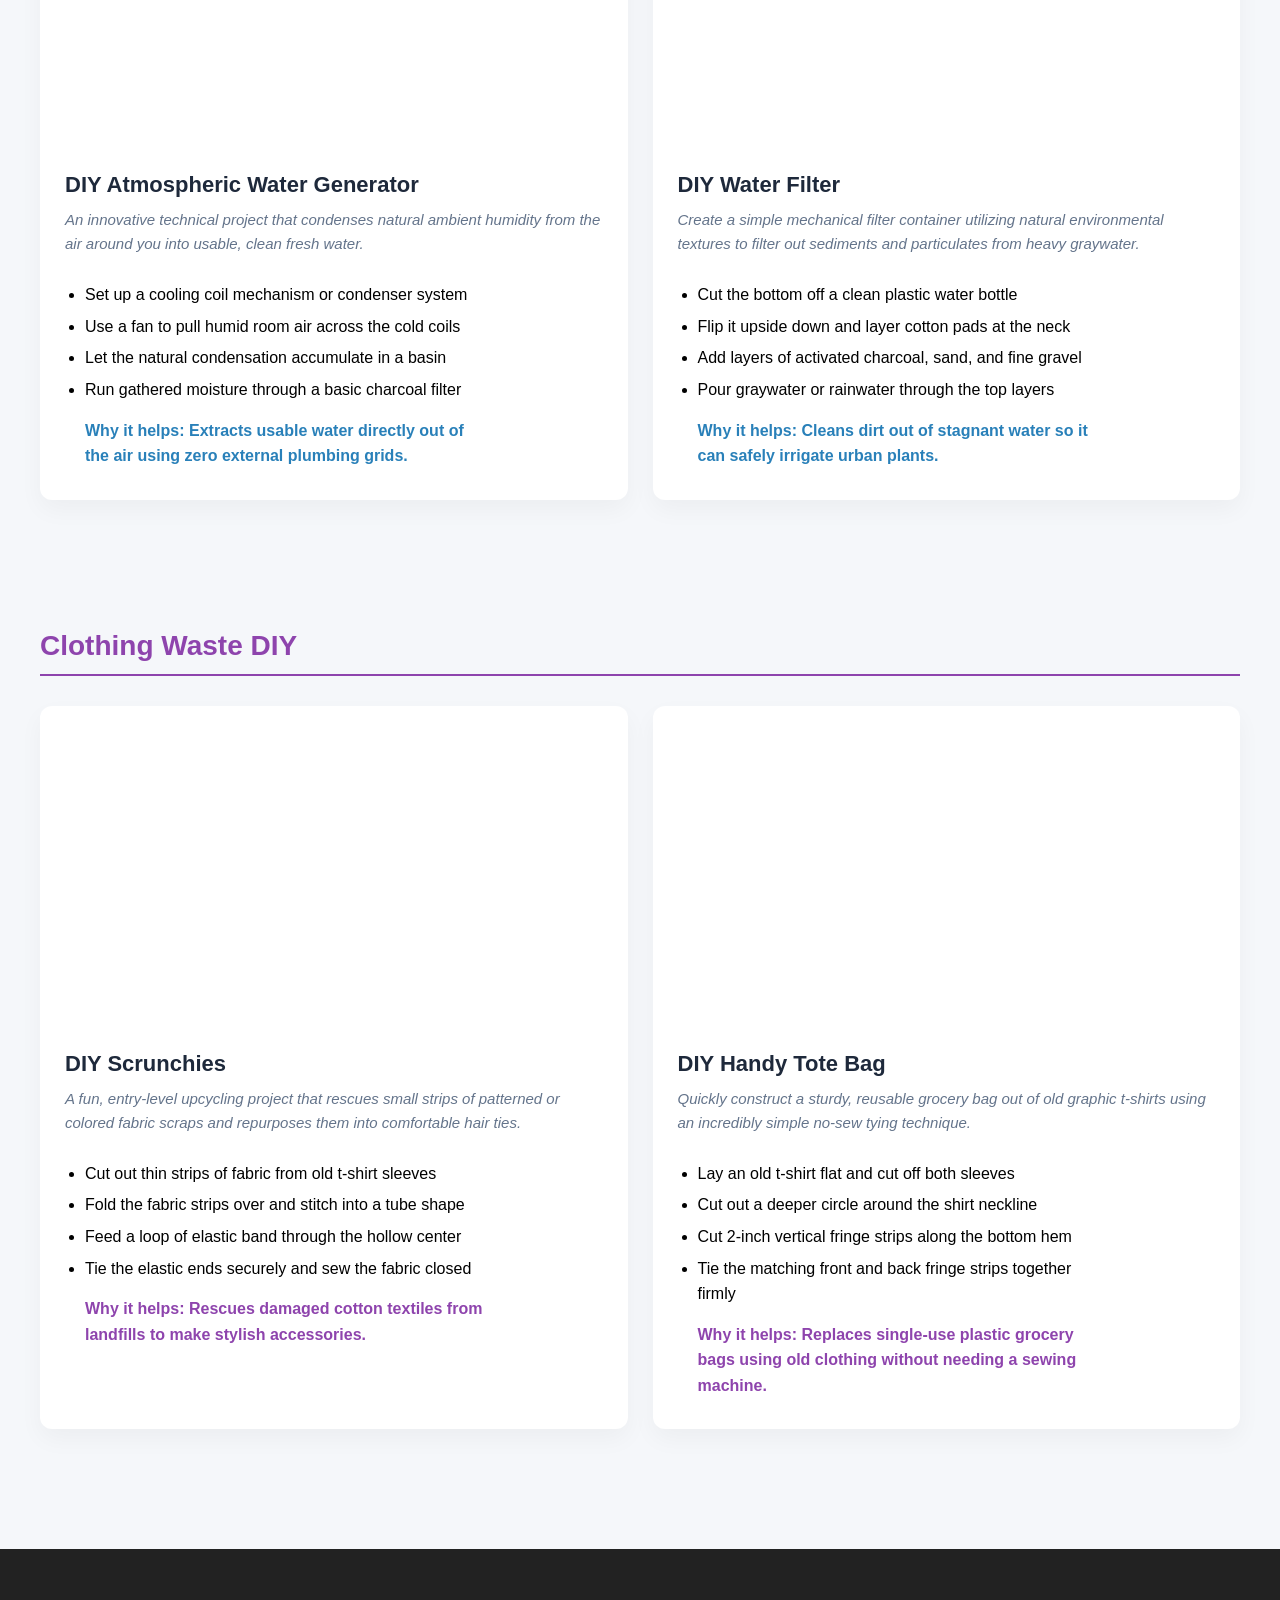
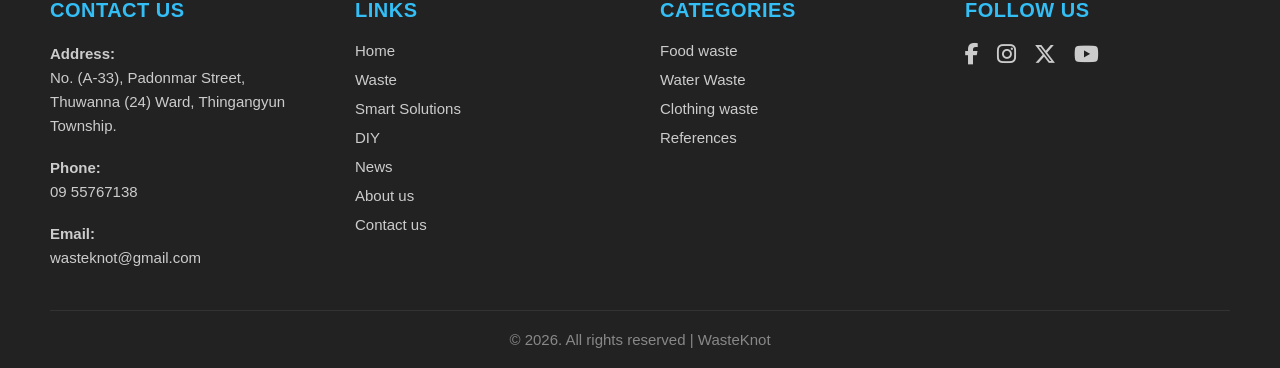
<file: diy.html>
<!DOCTYPE html>
<html lang="en">
<head>
<meta charset="UTF-8">
<meta name="viewport" content="width=device-width, initial-scale=1.0">
<title>DIY Projects | Wasteknot</title>
  <link rel="stylesheet" href="style.css">
  <link rel="icon" type="image/x-icon" href="favicon.ico?v=2">
  <link rel="stylesheet" href="https://cdnjs.cloudflare.com/ajax/libs/font-awesome/6.4.2/css/all.min.css">
<style>
body {
    background: #f5f7fa;
    margin: 0;
}

.hero-section {
    margin-top: 100px;
    text-align: center;
    padding: 20px;
}

.section {
    width: 100%;
    padding: 60px 40px;
}

.section h2 {
    font-size: 28px;
    margin-bottom: 30px;
    border-bottom: 2px solid currentColor;
    padding-bottom: 12px;
}

.card-container {
    display: grid;
    grid-template-columns: repeat(auto-fit, minmax(320px, 1fr));
    gap: 25px;
}

.card {
    flex-direction: column;
}

.card iframe {
    width: 100%;
    height: 220px;
}

@media (max-width: 600px) {
    .card-container {
        grid-template-columns: 1fr;
    }

    .content h3 {
        font-size: 18px;
    }

    .content .description {
        font-size: 14px;
    }
}

.card {
    background: white;
    border-radius: 12px;
    box-shadow: 0 10px 25px rgba(0,0,0,0.04);
    overflow: hidden;
    display: flex;
    flex-direction: column;
}

.card li {
    border-left: none;
    list-style-type: disc;
}
.card iframe {
    width: 100%;
    height: 320px;
    border: none;
}

.content {
    padding: 25px;
    display: flex;
    flex-direction: column;
    flex-grow: 1;
}

.content h3 {
    font-size: 22px;
    margin-top: 0;
    margin-bottom: 10px;
    color: #1e293b;
}

.content .description {
    font-size: 15px;
    color: #64748b;
    line-height: 1.6;
    margin-bottom: 20px;
    font-style: italic;
}

.content ul {
    list-style-type: disc;
    padding-left: 20px;
}

.content li {
    background: none;
    border: none;
    padding: 0;
    margin: 6px 0;
    width: auto;
    line-height: 1.6;
}

.content li.benefit {
    list-style-type: none;
    font-weight: bold;
    color: #27ae60;
    margin-top: 15px;
    padding-left: 0;
}

.food h2 { color: #27ae60; }
.water h2 { color: #2980b9; }
.clothing h2 { color: #8e44ad; }
.water li.benefit { color: #2980b9; }
.clothing li.benefit { color: #8e44ad; }

</style>
</head>

<body>
<header>
  <div class="logo">
    <img src="icon.png" alt="Wasteknot Logo">
  </div>

  <input type="checkbox" id="menu-btn" class="menu-checkbox">

  <label Kakao for="menu-btn" class="menu-toggle">
    <i class="fas fa-bars icon-burger"></i>
    <i class="fas fa-xmark icon-close"></i>
  </label>

  <nav class="nav-menu">
    <a href="index.html">Home</a>
<div class="dropdown">
  <input type="checkbox" id="drop-check" class="dropdown-checkbox">
  <label for="drop-check" class="dropbtn">
    Waste <i class="fas fa-chevron-down drop-arrow"></i>
  </label>
  <div class="dropdown-content">
    <a href="waste.html#food">Food Waste</a>
    <a href="waste.html#water">Water Waste</a>
    <a href="waste.html#clothing">Clothing Waste</a>
  </div>
</div>
    </div>
    <a href="solution.html">Smart Solutions</a>
    <a href="diy.html" class="active">DIY</a>
    <a href="news.html">News</a>
    <a href="about.html">About us</a>
    <a href="contact.html">Contact Us</a>
  </nav>
</header>

    <section class="page-header">
        <div class="content">
            <h1>DIY Waste Solutions</h1>
            <p>Turn everyday waste into useful, creative, and eco-friendly projects. Learn how to drastically reduce your footprint at home using simple, step-by-step upcycling ideas.</p>
        </div>
    </section>

<div class="section food">
    <h2>Food Waste DIY</h2>
    <div class="card-container">
        <div class="card">
            <iframe src="https://www.youtube.com/embed/1hyQscoaGhw" allowfullscreen></iframe>
            <div class="content">
                <h3>Biogas from Food Waste at Home</h3>
                <p class="description">Learn how to build a miniature backyard anaerobic system that traps gas emitted by decaying food and cycles it straight into clean household cooking fuel.</p>
                <ul>
                    <li>Mix soft food scraps with water</li>
                    <li>Seal in an airtight container/digester</li>
                    <li>Let bacteria ferment food without oxygen</li>
                    <li>Trap and collect the rising methane gas</li>
                    <li>Hook up tube to an outdoor camp burner</li>
                    <li class="benefit">Why it helps: Converts trash into clean, free renewable cooking energy.</li>
                </ul>
            </div>
        </div>

        <div class="card">
            <iframe src="https://www.youtube.com/embed/rZX5FpgrOI0?si=CMs2S_LjxlW4ALiZ" allowfullscreen></iframe>
            <div class="content">
                <h3>DIY Scrap Apple Vinegar</h3>
                <p class="description">Transform thrown-away fruit cores, peels, and bruised segments into a functional, live-culture fruit vinegar using simple pantry staples.</p>
                <ul>
                    <li>Save your apple cores and leftover peels</li>
                    <li>Submerge them completely in clean sugar-water</li>
                    <li>Cover jar with a cloth and sit in a dark place</li>
                    <li>Stir daily, strain solids out after 3 weeks</li>
                    <li>Let liquid sit another 3 weeks to turn sour</li>
                    <li class="benefit">Why it helps: Gives fruit scraps a second life as an organic cleaning or cooking glaze.</li>
                </ul>
            </div>
        </div>
    </div>
</div>

<div class="section water">
    <h2>Water Waste DIY</h2>
    <div class="card-container">
        <div class="card">
            <iframe src="https://www.youtube.com/embed/ksOr7lX_RVU" allowfullscreen></iframe>
            <div class="content">
                <h3>DIY Atmospheric Water Generator</h3>
                <p class="description">An innovative technical project that condenses natural ambient humidity from the air around you into usable, clean fresh water.</p>
                <ul>
                    <li>Set up a cooling coil mechanism or condenser system</li>
                    <li>Use a fan to pull humid room air across the cold coils</li>
                    <li>Let the natural condensation accumulate in a basin</li>
                    <li>Run gathered moisture through a basic charcoal filter</li>
                    <li class="benefit">Why it helps: Extracts usable water directly out of the air using zero external plumbing grids.</li>
                </ul>
            </div>
        </div>

        <div class="card">
            <iframe src="https://www.youtube.com/embed/3uzXeCnzf0c" allowfullscreen></iframe>
            <div class="content">
                <h3>DIY Water Filter</h3>
                <p class="description">Create a simple mechanical filter container utilizing natural environmental textures to filter out sediments and particulates from heavy graywater.</p>
                <ul>
                    <li>Cut the bottom off a clean plastic water bottle</li>
                    <li>Flip it upside down and layer cotton pads at the neck</li>
                    <li>Add layers of activated charcoal, sand, and fine gravel</li>
                    <li>Pour graywater or rainwater through the top layers</li>
                    <li class="benefit">Why it helps: Cleans dirt out of stagnant water so it can safely irrigate urban plants.</li>
                </ul>
            </div>
        </div>
    </div>
</div>

<div class="section clothing">
    <h2>Clothing Waste DIY</h2>
    <div class="card-container">
        <div class="card">
            <iframe src="https://www.youtube.com/embed/3ghGkYQjib8" allowfullscreen></iframe>
            <div class="content">
                <h3>DIY Scrunchies</h3>
                <p class="description">A fun, entry-level upcycling project that rescues small strips of patterned or colored fabric scraps and repurposes them into comfortable hair ties.</p>
                <ul>
                    <li>Cut out thin strips of fabric from old t-shirt sleeves</li>
                    <li>Fold the fabric strips over and stitch into a tube shape</li>
                    <li>Feed a loop of elastic band through the hollow center</li>
                    <li>Tie the elastic ends securely and sew the fabric closed</li>
                    <li class="benefit">Why it helps: Rescues damaged cotton textiles from landfills to make stylish accessories.</li>
                </ul>
            </div>
        </div>

        <div class="card">
            <iframe src="https://www.youtube.com/embed/rDIea-ldrJU" allowfullscreen></iframe>
            <div class="content">
                <h3>DIY Handy Tote Bag</h3>
                <p class="description">Quickly construct a sturdy, reusable grocery bag out of old graphic t-shirts using an incredibly simple no-sew tying technique.</p>
                <ul>
                    <li>Lay an old t-shirt flat and cut off both sleeves</li>
                    <li>Cut out a deeper circle around the shirt neckline</li>
                    <li>Cut 2-inch vertical fringe strips along the bottom hem</li>
                    <li>Tie the matching front and back fringe strips together firmly</li>
                    <li class="benefit">Why it helps: Replaces single-use plastic grocery bags using old clothing without needing a sewing machine.</li>
                </ul>
            </div>
        </div>
    </div>
</div>

<footer>
  <div class="footer-container">
    
    <div class="footer-box">
      <h2>CONTACT US</h2>
      <p>
        <strong>Address:</strong><br>
        No. (A-33), Padonmar Street, Thuwanna (24) Ward, Thingangyun Township.
      </p>
      <br>
      <p>
        <strong>Phone:</strong><br>
        09 55767138
      </p>
      <br>
      <p>
        <strong>Email:</strong><br>
        wasteknot@gmail.com
      </p>
    </div>
     
    <div class="footer-box">
      <h2>LINKS</h2>
      <a href="index.html">Home</a>
      <a href="waste.html">Waste</a>
      <a href="solution.html">Smart Solutions</a>
      <a href="diy.html">DIY</a>
      <a href="news.html">News</a>
      <a href="about.html">About us</a>
      <a href="contact.html">Contact us</a>
    </div>
     
    <div class="footer-box">
      <h2>CATEGORIES</h2>
      <a href="waste.html#food">Food waste</a>
      <a href="waste.html#water">Water Waste</a>
      <a href="waste.html#clothing">Clothing waste</a>
      <a href="reference.html">References</a>
    </div>
     
    <div class="footer-box">
      <h2>FOLLOW US</h2>
      <div class="social-icons">
        <a href="#" aria-label="Facebook"><i class="fab fa-facebook-f"></i></a>
        <a href="#" aria-label="Instagram"><i class="fab fa-instagram"></i></a>
        <a href="#" aria-label="Twitter"><i class="fab fa-x-twitter"></i></a>
        <a href="#" aria-label="Youtube"><i class="fab fa-youtube"></i></a>
      </div>
    </div>
     
  </div>
   
  <div class="footer-bottom">
    &copy; 2026. All rights reserved | WasteKnot
  </div>
</footer>

</body>
</html>
</file>
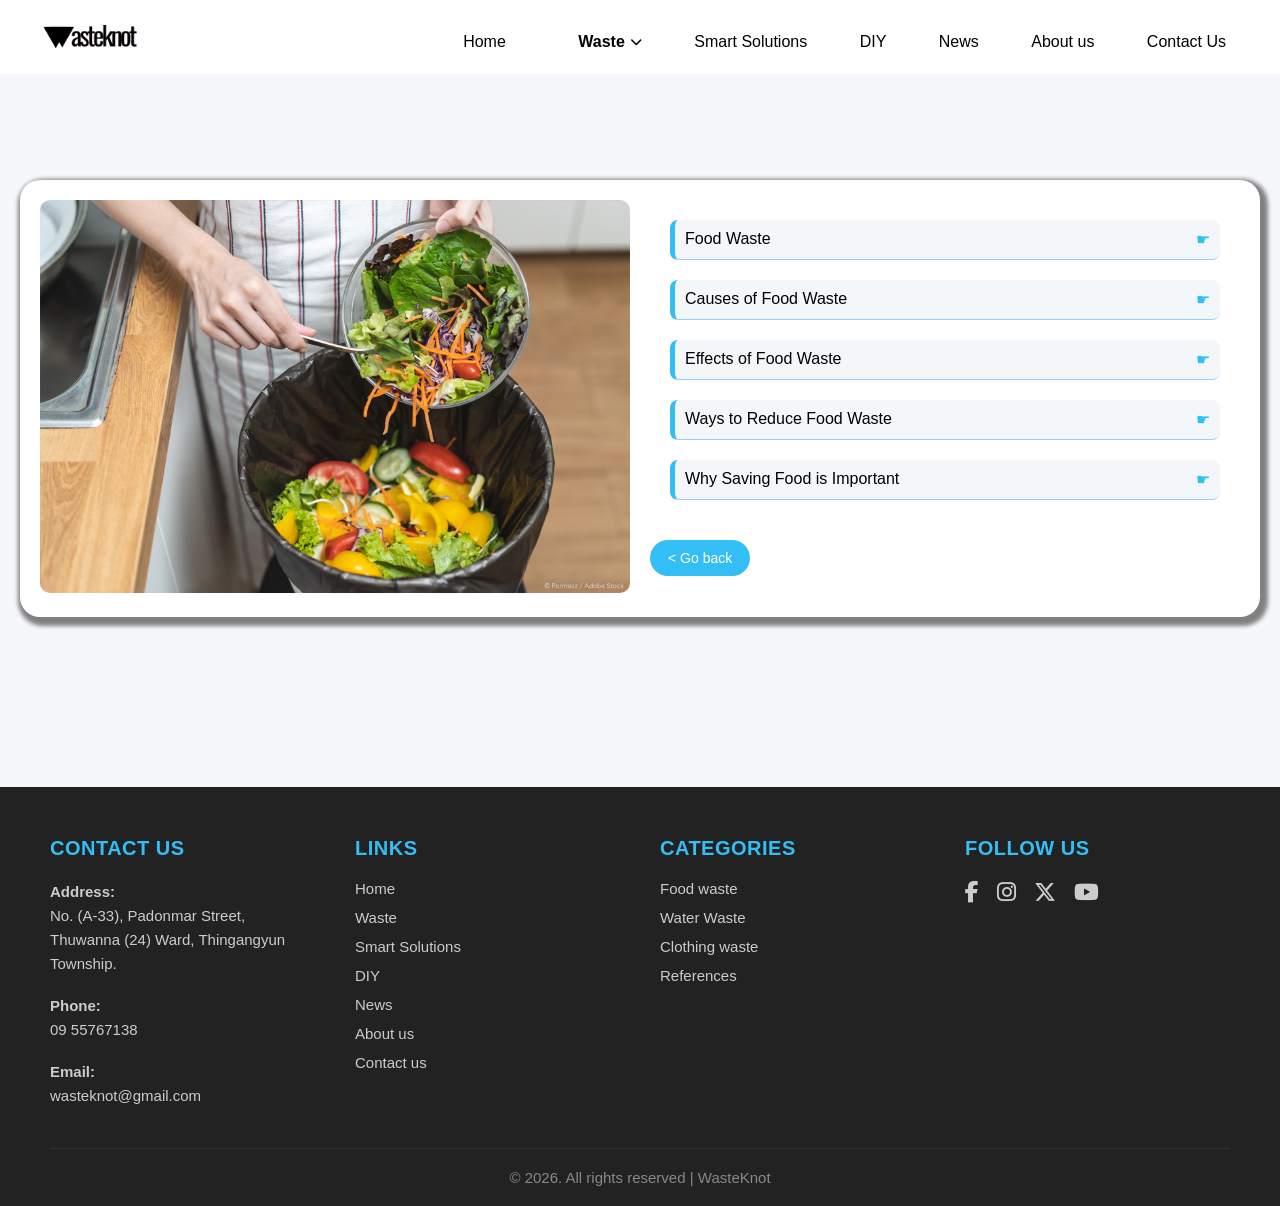
<file: foodwaste.html>
<!DOCTYPE html>
<html>
<head>
<meta charset="utf-8">
<meta name="viewport" content="width=device-width, initial-scale=1">
<title>Food waste</title>
<link rel="stylesheet" href="style.css">
<link rel="icon" type="image/x-icon" href="favicon.ico">
<link rel="stylesheet" href="https://cdnjs.cloudflare.com/ajax/libs/font-awesome/6.5.0/css/all.min.css">
<style>
		body{
			background: #f5f7fa;
		}
</style>
</head>
<body>
<header>
  <div class="logo">
    <img src="icon.png" alt="Wasteknot Logo">
  </div>

  <input type="checkbox" id="menu-btn" class="menu-checkbox">

  <label Kakao for="menu-btn" class="menu-toggle">
    <i class="fas fa-bars icon-burger"></i>
    <i class="fas fa-xmark icon-close"></i>
  </label>

  <nav class="nav-menu">
    <a href="index.html">Home</a>
<div class="dropdown">
  <input type="checkbox" id="drop-check" class="dropdown-checkbox">
  <label for="drop-check" class="dropbtn">
    Waste <i class="fas fa-chevron-down drop-arrow"></i>
  </label>
  <div class="dropdown-content">
    <a href="waste.html#food">Food Waste</a>
    <a href="waste.html#water">Water Waste</a>
    <a href="waste.html#clothing">Clothing Waste</a>
  </div>
</div>
    </div>
    <a href="solution.html">Smart Solutions</a>
    <a href="diy.html">DIY</a>
    <a href="news.html">News</a>
    <a href="about.html">About us</a>
    <a href="contact.html">Contact Us</a>
  </nav>
</header>


<br>
<br>
<br>
<br>
<br>
 
	<div class="lm-container">
<div class="lm-image">
<img src="foodwaste 1.jpg">
</div>
<div class="lm-question">
<details>
<summary>Food Waste</summary>
<p>Food waste is when food that can still be eaten is thrown away instead of being used. This can happen at homes, schools, restaurants, and supermarkets. Every day, many people waste food without realizing it. Food waste is a big problem around the world because millions of tons of food are thrown away each year.</p>
</details>
<details>
<summary>Causes of Food Waste</summary>
<p>Food waste happens for many reasons. People sometimes buy more food than they need and cannot finish it before it goes bad. Restaurants and supermarkets may also throw away food that looks old or damaged. Leftovers are often forgotten and thrown away instead of being eaten later.</p>
</details>
<details>
<summary>Effects of Food Waste</summary>
<p>Food waste wastes money, water, and energy used to grow and transport food. When food rots in landfills, it creates harmful gases that pollute the air. Food waste also increases the amount of rubbish in the environment and can harm nature.</p>
</details>
<details>
<summary>Ways to Reduce Food Waste</summary>
<p>People can reduce food waste by buying only the food they need and storing it correctly. Eating leftovers instead of throwing them away can also help. Families can plan meals before shopping and share extra food with others instead of wasting it.</p>
</details>
<details>
<summary>Why Saving Food is Important</summary>
<p>Saving food is important because it protects the environment and saves natural resources. It can also help people who do not have enough food to eat. By reducing food waste, everyone can help create a cleaner and healthier planet.</p>
</details>
<a href="waste.html" class="btn">< Go back </a>
</div>
</div>
<br>
<br>
<br>
<br>
<br>
<footer>
  <div class="footer-container">
    
    <div class="footer-box">
      <h2>CONTACT US</h2>
      <p>
        <strong>Address:</strong><br>
        No. (A-33), Padonmar Street, Thuwanna (24) Ward, Thingangyun Township.
      </p>
      <br>
      <p>
        <strong>Phone:</strong><br>
        09 55767138
      </p>
      <br>
      <p>
        <strong>Email:</strong><br>
        wasteknot@gmail.com
      </p>
    </div>
     
    <div class="footer-box">
      <h2>LINKS</h2>
      <a href="index.html">Home</a>
      <a href="waste.html">Waste</a>
      <a href="solution.html">Smart Solutions</a>
      <a href="diy.html">DIY</a>
      <a href="news.html">News</a>
      <a href="about.html">About us</a>
      <a href="contact.html">Contact us</a>
    </div>
     
    <div class="footer-box">
      <h2>CATEGORIES</h2>
      <a href="waste.html#food">Food waste</a>
      <a href="waste.html#water">Water Waste</a>
      <a href="waste.html#clothing">Clothing waste</a>
      <a href="reference.html">References</a>
    </div>
     
    <div class="footer-box">
      <h2>FOLLOW US</h2>
      <div class="social-icons">
        <a href="#" aria-label="Facebook"><i class="fab fa-facebook-f"></i></a>
        <a href="#" aria-label="Instagram"><i class="fab fa-instagram"></i></a>
        <a href="#" aria-label="Twitter"><i class="fab fa-x-twitter"></i></a>
        <a href="#" aria-label="Youtube"><i class="fab fa-youtube"></i></a>
      </div>
    </div>
     
  </div>
   
  <div class="footer-bottom">
    &copy; 2026. All rights reserved | WasteKnot
  </div>
</footer>
 
</body>
</html>
</file>
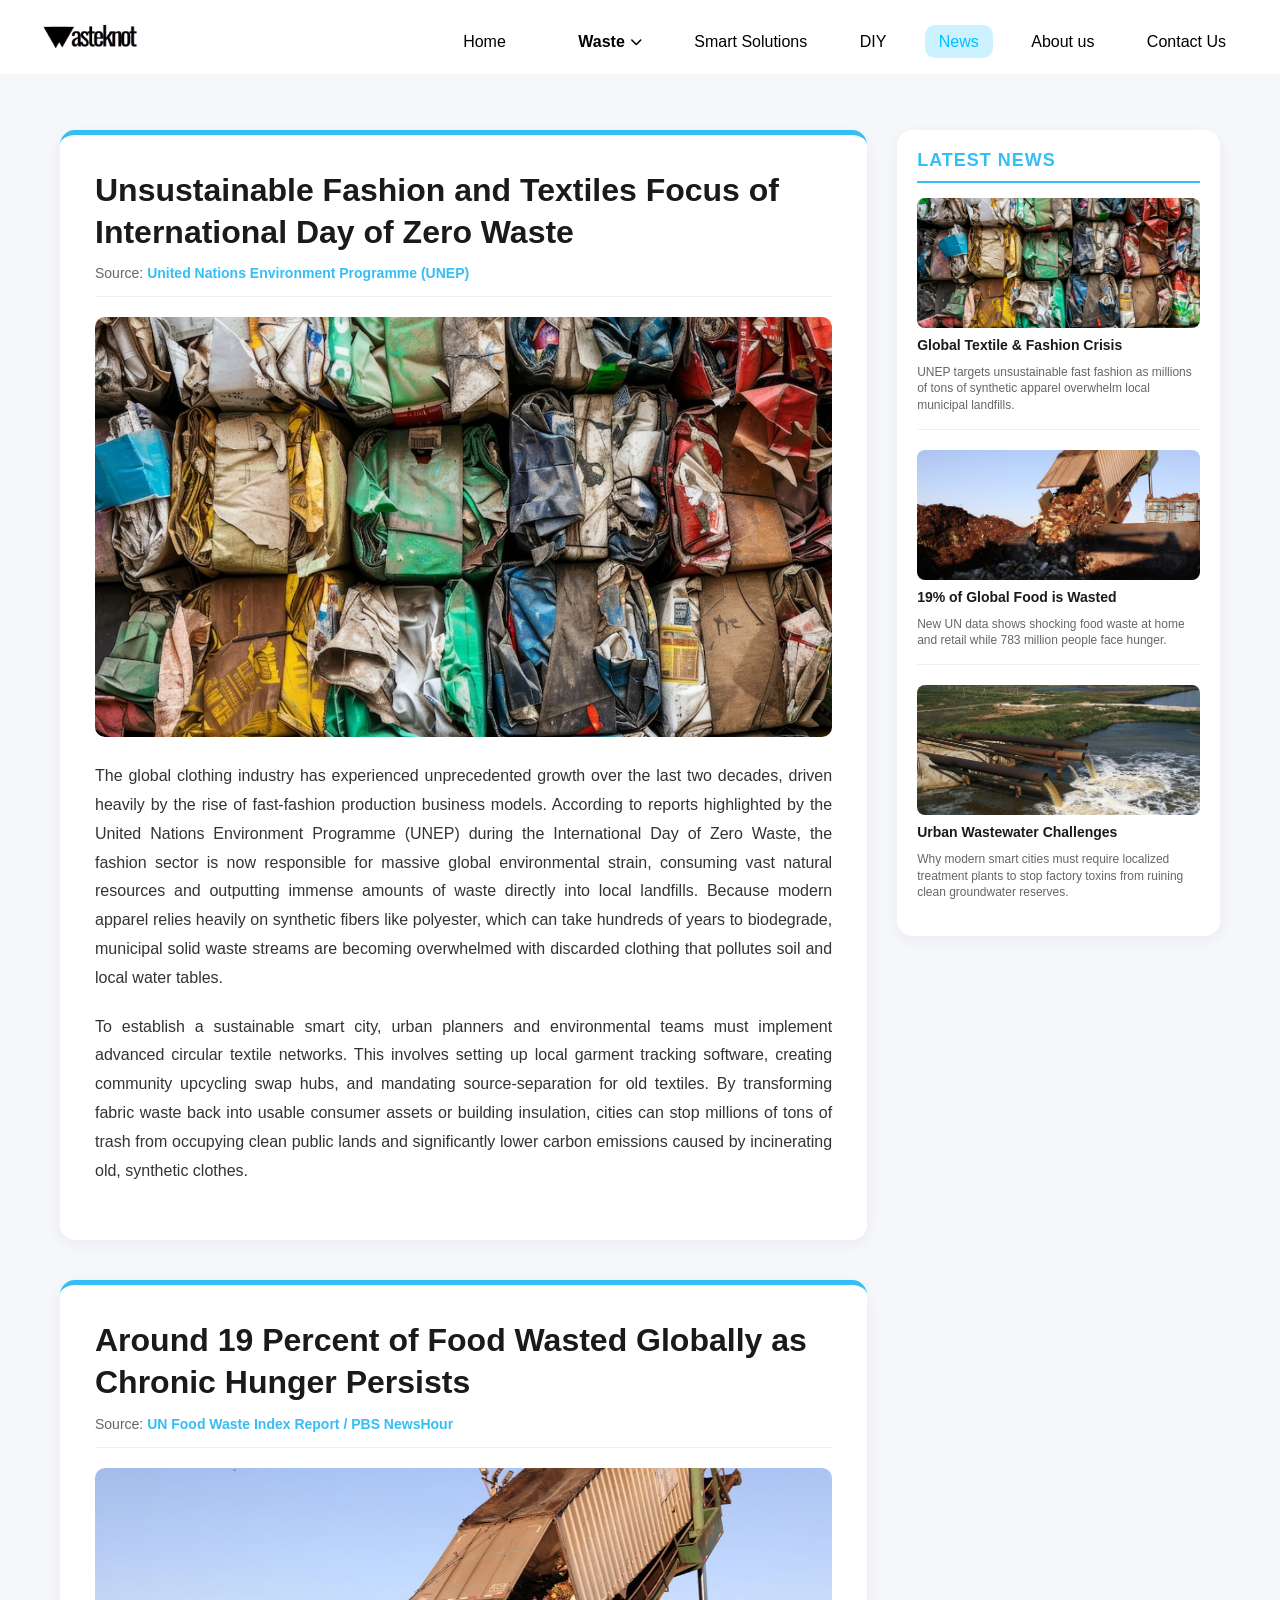
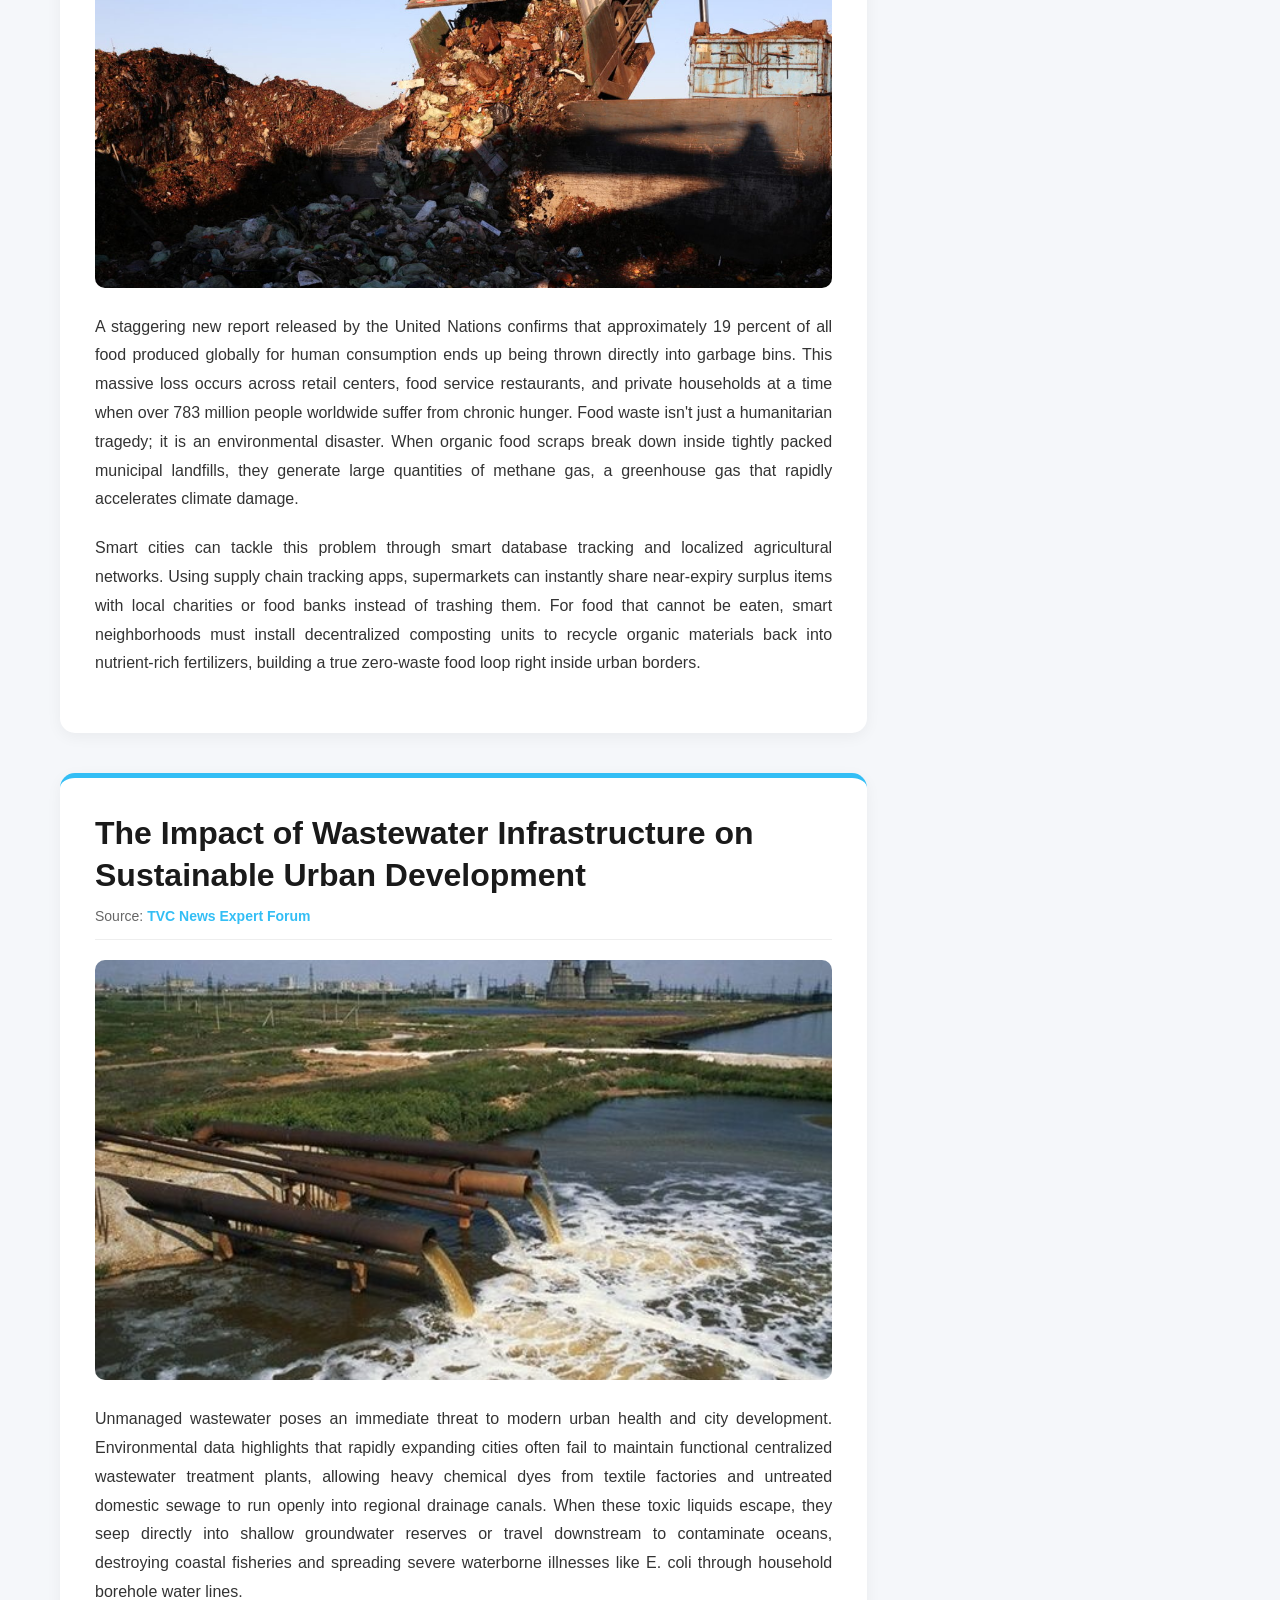
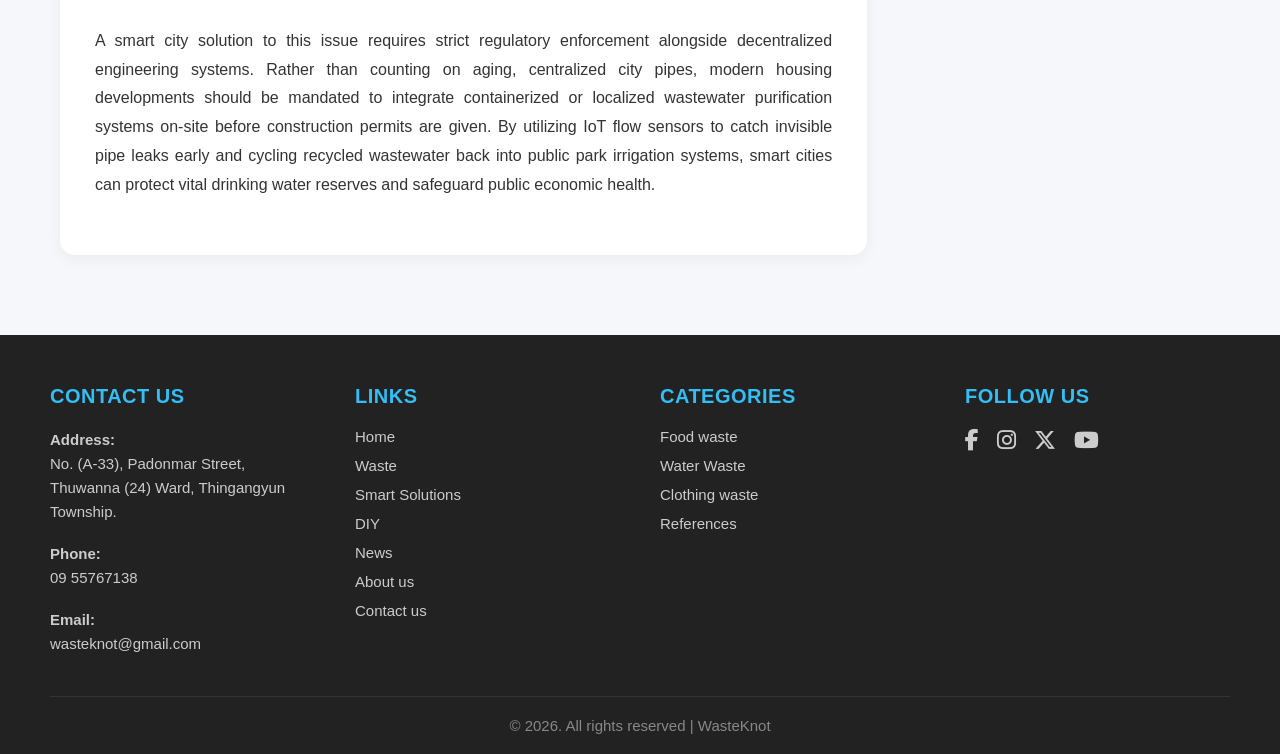
<file: news.html>
<!DOCTYPE html>
<html lang="en">
<head>
  <meta charset="utf-8">
  <meta name="viewport" content="width=device-width, initial-scale=1">
  <title>Wasteknot | Eco-News Hub</title>
  <link rel="stylesheet" href="style.css">
  <link rel="icon" type="image/x-icon" href="favicon.ico?v=2">
  <link rel="stylesheet" href="https://cdnjs.cloudflare.com/ajax/libs/font-awesome/6.4.2/css/all.min.css">
  
  <style>
    html {
      scroll-behavior: smooth;
    }
    
    body {
      background: #f5f7fa;
      padding-top: 110px; 
      font-family: Arial, sans-serif;
      margin: 0;
      display: flex;
      flex-direction: column;
      min-height: 100vh;
    }
  </style>
</head>
<body>
<header>
  <div class="logo">
    <img src="icon.png" alt="Wasteknot Logo">
  </div>

  <input type="checkbox" id="menu-btn" class="menu-checkbox">

  <label Kakao for="menu-btn" class="menu-toggle">
    <i class="fas fa-bars icon-burger"></i>
    <i class="fas fa-xmark icon-close"></i>
  </label>

  <nav class="nav-menu">
    <a href="index.html">Home</a>
<div class="dropdown">
  <input type="checkbox" id="drop-check" class="dropdown-checkbox">
  <label for="drop-check" class="dropbtn">
    Waste <i class="fas fa-chevron-down drop-arrow"></i>
  </label>
  <div class="dropdown-content">
    <a href="waste.html#food">Food Waste</a>
    <a href="waste.html#water">Water Waste</a>
    <a href="waste.html#clothing">Clothing Waste</a>
  </div>
</div>
    </div>
    <a href="solution.html">Smart Solutions</a>
    <a href="diy.html">DIY</a>
    <a href="news.html" class="active">News</a>
    <a href="about.html">About us</a>
    <a href="contact.html">Contact Us</a>
  </nav>
</header>


  <div class="news-container">
    
    <main class="main-feed">
      
      <article class="news-post" id="fashion-news">
        <h1 class="main-title">Unsustainable Fashion and Textiles Focus of International Day of Zero Waste</h1>
        <div class="main-meta">
          Source: <strong>United Nations Environment Programme (UNEP)</strong>
        </div>
        <div class="main-image-wrapper">
          <img src="newsclothes.jpg" alt="Textile waste heaps">
        </div>
        <div class="main-content">
          <p>The global clothing industry has experienced unprecedented growth over the last two decades, driven heavily by the rise of fast-fashion production business models. According to reports highlighted by the United Nations Environment Programme (UNEP) during the International Day of Zero Waste, the fashion sector is now responsible for massive global environmental strain, consuming vast natural resources and outputting immense amounts of waste directly into local landfills. Because modern apparel relies heavily on synthetic fibers like polyester, which can take hundreds of years to biodegrade, municipal solid waste streams are becoming overwhelmed with discarded clothing that pollutes soil and local water tables.</p>
          <p>To establish a sustainable smart city, urban planners and environmental teams must implement advanced circular textile networks. This involves setting up local garment tracking software, creating community upcycling swap hubs, and mandating source-separation for old textiles. By transforming fabric waste back into usable consumer assets or building insulation, cities can stop millions of tons of trash from occupying clean public lands and significantly lower carbon emissions caused by incinerating old, synthetic clothes.</p>
        </div>
      </article>

      <article class="news-post" id="food-news">
        <h1 class="main-title">Around 19 Percent of Food Wasted Globally as Chronic Hunger Persists</h1>
        <div class="main-meta">
          Source: <strong>UN Food Waste Index Report / PBS NewsHour</strong>
        </div>
        <div class="main-image-wrapper">
          <img src="newsfood.jpg" alt="Urban organic waste heaps">
        </div>
        <div class="main-content">
          <p>A staggering new report released by the United Nations confirms that approximately 19 percent of all food produced globally for human consumption ends up being thrown directly into garbage bins. This massive loss occurs across retail centers, food service restaurants, and private households at a time when over 783 million people worldwide suffer from chronic hunger. Food waste isn't just a humanitarian tragedy; it is an environmental disaster. When organic food scraps break down inside tightly packed municipal landfills, they generate large quantities of methane gas, a greenhouse gas that rapidly accelerates climate damage.</p>
          <p>Smart cities can tackle this problem through smart database tracking and localized agricultural networks. Using supply chain tracking apps, supermarkets can instantly share near-expiry surplus items with local charities or food banks instead of trashing them. For food that cannot be eaten, smart neighborhoods must install decentralized composting units to recycle organic materials back into nutrient-rich fertilizers, building a true zero-waste food loop right inside urban borders.</p>
        </div>
      </article>

      <article class="news-post" id="water-news">
        <h1 class="main-title">The Impact of Wastewater Infrastructure on Sustainable Urban Development</h1>
        <div class="main-meta">
          Source: <strong>TVC News Expert Forum</strong>
        </div>
        <div class="main-image-wrapper">
          <img src="newswater.jpg" alt="Wastewater treatment framework">
        </div>
        <div class="main-content">
          <p>Unmanaged wastewater poses an immediate threat to modern urban health and city development. Environmental data highlights that rapidly expanding cities often fail to maintain functional centralized wastewater treatment plants, allowing heavy chemical dyes from textile factories and untreated domestic sewage to run openly into regional drainage canals. When these toxic liquids escape, they seep directly into shallow groundwater reserves or travel downstream to contaminate oceans, destroying coastal fisheries and spreading severe waterborne illnesses like E. coli through household borehole water lines.</p>
          <p>A smart city solution to this issue requires strict regulatory enforcement alongside decentralized engineering systems. Rather than counting on aging, centralized city pipes, modern housing developments should be mandated to integrate containerized or localized wastewater purification systems on-site before construction permits are given. By utilizing IoT flow sensors to catch invisible pipe leaks early and cycling recycled wastewater back into public park irrigation systems, smart cities can protect vital drinking water reserves and safeguard public economic health.</p>
        </div>
      </article>

    </main>

    <aside class="sidebar">
      <div class="sidebar-heading">Latest News</div>
      <div class="sidebar-list">
        
        <a href="#fashion-news" class="sidebar-link">
          <img src="newsclothes.jpg" alt="Fashion Waste Link">
          <h4>Global Textile & Fashion Crisis</h4>
          <p>UNEP targets unsustainable fast fashion as millions of tons of synthetic apparel overwhelm local municipal landfills.</p>
        </a>

        <a href="#food-news" class="sidebar-link">
          <img src="newsfood.jpg" alt="Food Waste Link">
          <h4>19% of Global Food is Wasted</h4>
          <p>New UN data shows shocking food waste at home and retail while 783 million people face hunger.</p>
        </a>

        <a href="#water-news" class="sidebar-link">
          <img src="newswater.jpg" alt="Wastewater Link">
          <h4>Urban Wastewater Challenges</h4>
          <p>Why modern smart cities must require localized treatment plants to stop factory toxins from ruining clean groundwater reserves.</p>
        </a>

      </div>
    </aside>

  </div>

  <footer>
    <div class="footer-container">
      
      <div class="footer-box">
        <h2>CONTACT US</h2>
        <p>
          <strong>Address:</strong><br>
          No. (A-33), Padonmar Street, Thuwanna (24) Ward, Thingangyun Township.
        </p>
        <br>
        <p>
          <strong>Phone:</strong><br>
          09 55767138
        </p>
        <br>
        <p>
          <strong>Email:</strong><br>
          wasteknot@gmail.com
        </p>
      </div>
       
      <div class="footer-box">
        <h2>LINKS</h2>
        <a href="index.html">Home</a>
        <a href="waste.html">Waste</a>
        <a href="solution.html">Smart Solutions</a>
        <a href="diy.html">DIY</a>
        <a href="news.html">News</a>
        <a href="about.html">About us</a>
        <a href="contact.html">Contact us</a>
      </div>
       
      <div class="footer-box">
        <h2>CATEGORIES</h2>
        <a href="waste.html#food">Food waste</a>
        <a href="waste.html#water">Water Waste</a>
        <a href="waste.html#clothing">Clothing waste</a>
        <a href="reference.html">References</a>
      </div>
       
      <div class="footer-box">
        <h2>FOLLOW US</h2>
        <div class="social-icons">
          <a href="#" aria-label="Facebook"><i class="fab fa-facebook-f"></i></a>
          <a href="#" aria-label="Instagram"><i class="fab fa-instagram"></i></a>
          <a href="#" aria-label="Twitter"><i class="fab fa-x-twitter"></i></a>
          <a href="#" aria-label="Youtube"><i class="fab fa-youtube"></i></a>
        </div>
      </div>
       
    </div>
     
    <div class="footer-bottom">
      &copy; 2026. All rights reserved | WasteKnot
    </div>
  </footer>
</body>
</html>
</file>
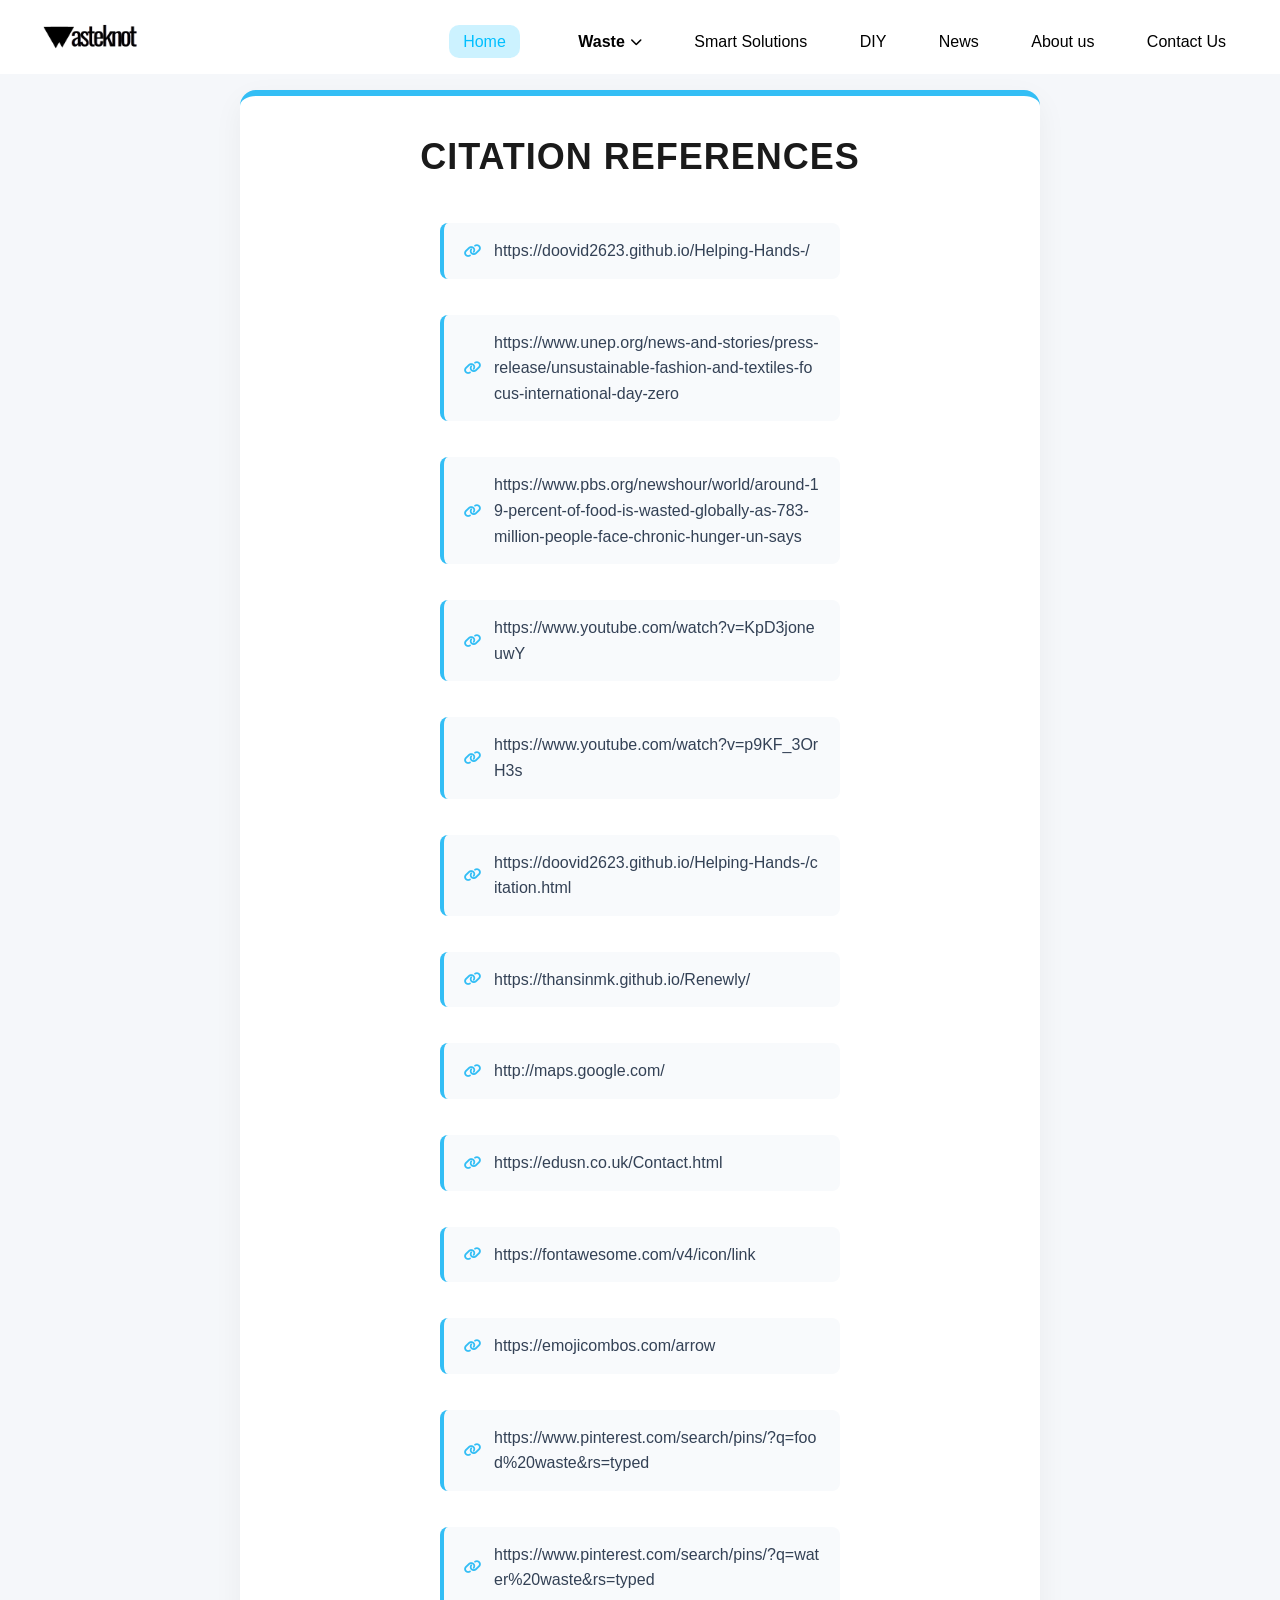
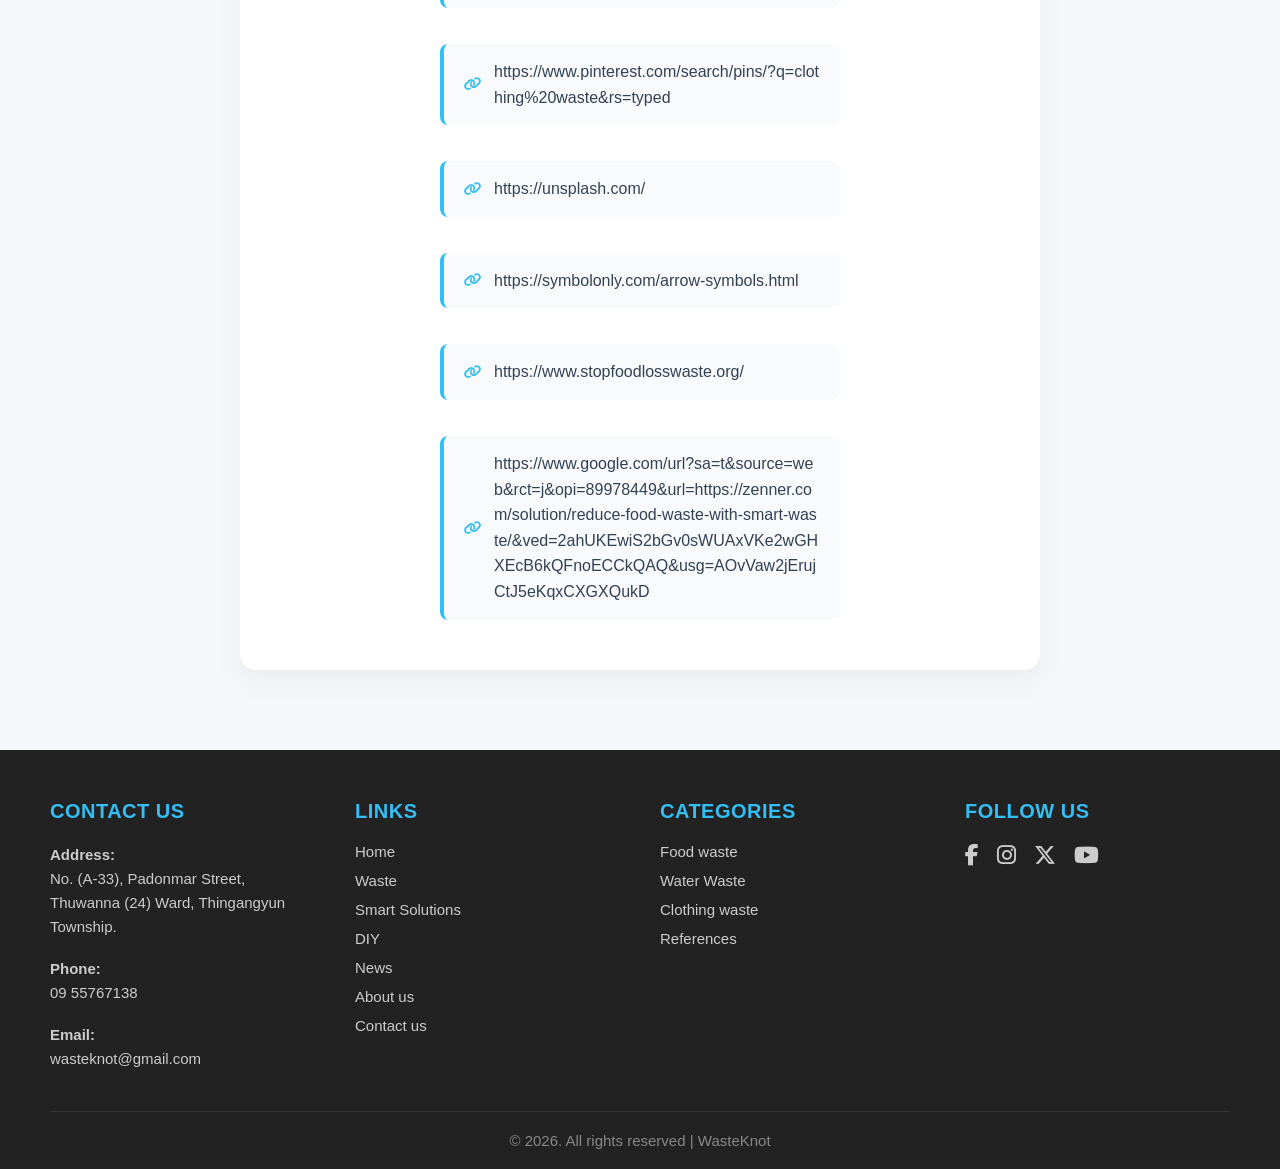
<file: reference.html>
<!DOCTYPE html>
<html lang="en">
<head>
  <meta charset="utf-8">
  <meta name="viewport" content="width=device-width, initial-scale=1">
  <title>Wasteknot | Reference Citations</title>
  
  <link rel="stylesheet" href="style.css">
  <link rel="icon" type="image/x-icon" href="favicon.ico">
  <link rel="stylesheet" href="https://cdnjs.cloudflare.com/ajax/libs/font-awesome/6.4.2/css/all.min.css">

  <style>
body {
   background-color: #f5f7fa;
   margin: 0;
   display: flex;
   flex-direction: column;
   min-height: 100vh;
}
  </style>
</head>
<body>

<header>
  <div class="logo">
    <img src="icon.png" alt="Wasteknot Logo">
  </div>

  <input type="checkbox" id="menu-btn" class="menu-checkbox">

  <label Kakao for="menu-btn" class="menu-toggle">
    <i class="fas fa-bars icon-burger"></i>
    <i class="fas fa-xmark icon-close"></i>
  </label>

  <nav class="nav-menu">
    <a href="index.html" class="active">Home</a>
<div class="dropdown">
  <input type="checkbox" id="drop-check" class="dropdown-checkbox">
  <label for="drop-check" class="dropbtn">
    Waste <i class="fas fa-chevron-down drop-arrow"></i>
  </label>
  <div class="dropdown-content">
    <a href="waste.html#food">Food Waste</a>
    <a href="waste.html#water">Water Waste</a>
    <a href="waste.html#clothing">Clothing Waste</a>
  </div>
</div>
    </div>
    <a href="solution.html">Smart Solutions</a>
    <a href="diy.html">DIY</a>
    <a href="news.html">News</a>
    <a href="about.html">About us</a>
    <a href="contact.html">Contact Us</a>
  </nav>
</header>

<div class="citation-container-wrapper">
  <div class="citation-box">
    <h1>Citation References</h1>
    <ul>
      <li>
        <a href="https://doovid2623.github.io/Helping-Hands-/" target="_blank">
          https://doovid2623.github.io/Helping-Hands-/
        </a>
      </li>
      <li>
        <a href="https://www.unep.org/news-and-stories/press-release/unsustainable-fashion-and-textiles-focus-international-day-zero" target="_blank">
          https://www.unep.org/news-and-stories/press-release/unsustainable-fashion-and-textiles-focus-international-day-zero
        </a>
      </li>
      <li>
        <a href="https://www.pbs.org/newshour/world/around-19-percent-of-food-is-wasted-globally-as-783-million-people-face-chronic-hunger-un-says" target="_blank">
          https://www.pbs.org/newshour/world/around-19-percent-of-food-is-wasted-globally-as-783-million-people-face-chronic-hunger-un-says
        </a>
      </li>
      <li>
        <a href="https://www.youtube.com/watch?v=KpD3joneuwY" target="_blank">
          https://www.youtube.com/watch?v=KpD3joneuwY
        </a>
      </li>
      <li>
        <a href="https://www.youtube.com/watch?v=p9KF_3OrH3s" target="_blank">
          https://www.youtube.com/watch?v=p9KF_3OrH3s
        </a>
      </li>
      <li>
        <a href="https://doovid2623.github.io/Helping-Hands-/citation.html" target="_blank">
          https://doovid2623.github.io/Helping-Hands-/citation.html
        </a>
      </li>
      <li>
        <a href="https://thansinmk.github.io/Renewly/" target="_blank">
          https://thansinmk.github.io/Renewly/
        </a>
      </li>
      <li>
        <a href="http://maps.google.com/" target="_blank">
          http://maps.google.com/
        </a>
      </li>
      <li>
        <a href="https://edusn.co.uk/Contact.html" target="_blank">
          https://edusn.co.uk/Contact.html
        </a>
      </li>
      <li>
        <a href="https://fontawesome.com/v4/icon/link" target="_blank">
          https://fontawesome.com/v4/icon/link
        </a>
      </li>
      <li>
        <a href="https://emojicombos.com/arrow" target="_blank">
         https://emojicombos.com/arrow
       </a>
     </li>
     <li>
        <a href="https://www.pinterest.com/search/pins/?q=food%20waste&rs=typed" target="_blank">
         https://www.pinterest.com/search/pins/?q=food%20waste&rs=typed
       </a>
     </li>
          <li>
        <a href="https://www.pinterest.com/search/pins/?q=water%20waste&rs=typed" target="_blank">
         https://www.pinterest.com/search/pins/?q=water%20waste&rs=typed
       </a>
     </li>
          <li>
        <a href="https://www.pinterest.com/search/pins/?q=clothing%20waste&rs=typed" target="_blank">
         https://www.pinterest.com/search/pins/?q=clothing%20waste&rs=typed
       </a>
     </li>
          <li>
        <a href="https://unsplash.com/" target="_blank">
         https://unsplash.com/
       </a>
     </li>
              <li>
        <a href="https://symbolonly.com/arrow-symbols.html" target="_blank">
         https://symbolonly.com/arrow-symbols.html
       </a>
     </li>
              <li>
        <a href="https://www.stopfoodlosswaste.org/" target="_blank">
         https://www.stopfoodlosswaste.org/
       </a>
     </li>
                   <li>
        <a href="https://www.google.com/url?sa=t&source=web&rct=j&opi=89978449&url=https://zenner.com/solution/reduce-food-waste-with-smart-waste/&ved=2ahUKEwiS2bGv0sWUAxVKe2wGHXEcB6kQFnoECCkQAQ&usg=AOvVaw2jErujCtJ5eKqxCXGXQukD" target="_blank">
         https://www.google.com/url?sa=t&source=web&rct=j&opi=89978449&url=https://zenner.com/solution/reduce-food-waste-with-smart-waste/&ved=2ahUKEwiS2bGv0sWUAxVKe2wGHXEcB6kQFnoECCkQAQ&usg=AOvVaw2jErujCtJ5eKqxCXGXQukD
       </a>
     </li>
    </ul>
  </div>
</div>

<footer>
  <div class="footer-container">
    
    <div class="footer-box">
      <h2>CONTACT US</h2>
      <p>
        <strong>Address:</strong><br>
        No. (A-33), Padonmar Street, Thuwanna (24) Ward, Thingangyun Township.
      </p>
      <br>
      <p>
        <strong>Phone:</strong><br>
        09 55767138
      </p>
      <br>
      <p>
        <strong>Email:</strong><br>
        wasteknot@gmail.com
      </p>
    </div>
     
    <div class="footer-box">
      <h2>LINKS</h2>
      <a href="index.html">Home</a>
      <a href="waste.html">Waste</a>
      <a href="solution.html">Smart Solutions</a>
      <a href="diy.html">DIY</a>
      <a href="news.html">News</a>
      <a href="about.html">About us</a>
      <a href="contact.html">Contact us</a>
    </div>
     
    <div class="footer-box">
      <h2>CATEGORIES</h2>
      <a href="waste.html#food">Food waste</a>
      <a href="waste.html#water">Water Waste</a>
      <a href="waste.html#clothing">Clothing waste</a>
      <a href="reference.html" >References</a>
    </div>
     
    <div class="footer-box">
      <h2>FOLLOW US</h2>
      <div class="social-icons">
        <a href="#" aria-label="Facebook"><i class="fab fa-facebook-f"></i></a>
        <a href="#" aria-label="Instagram"><i class="fab fa-instagram"></i></a>
        <a href="#" aria-label="Twitter"><i class="fab fa-x-twitter"></i></a>
        <a href="#" aria-label="Youtube"><i class="fab fa-youtube"></i></a>
      </div>
    </div>
     
  </div>
   
  <div class="footer-bottom">
    &copy; 2026. All rights reserved | WasteKnot
  </div>
</footer>
 
</body>
</html>
</file>
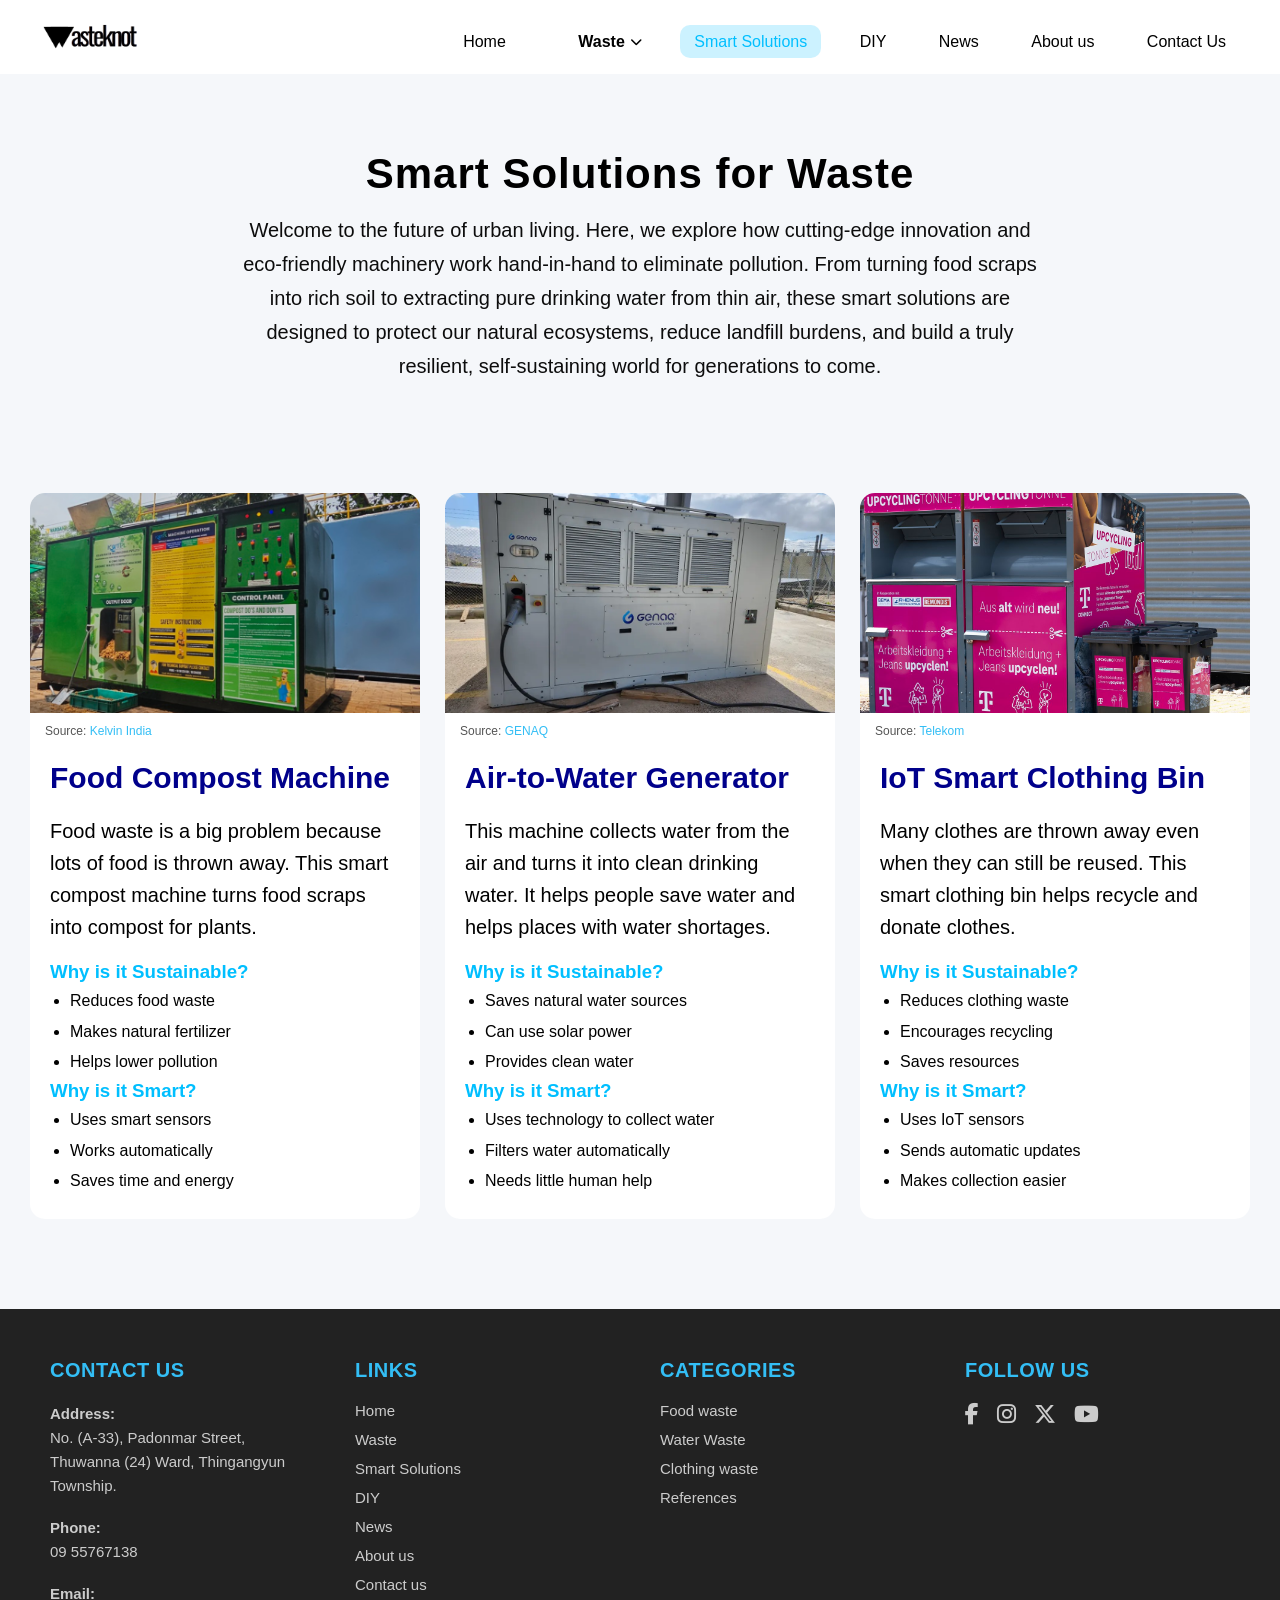
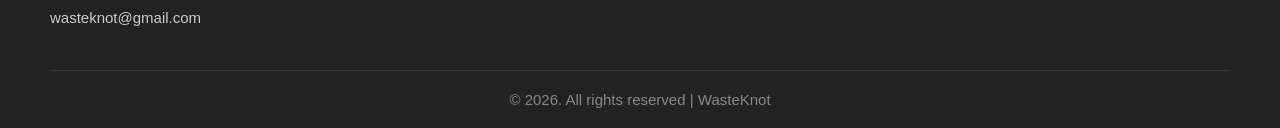
<file: solution.html>
<!DOCTYPE html>
<html lang="en">
<head>
<meta charset="UTF-8">
<meta name="viewport" content="width=device-width, initial-scale=1.0">
<title>Smart Solutions</title>
<link rel="stylesheet" href="style.css">
<link rel="icon" type="image/x-icon" href="favicon.ico?v=2">
<link rel="stylesheet" href="https://cdnjs.cloudflare.com/ajax/libs/font-awesome/6.4.2/css/all.min.css">

<style>
body {
    background: #f5f7fa;
    margin: 0;
}
.container {
    padding: 30px;
    display: grid;
    grid-template-columns: repeat(auto-fit, minmax(320px, 1fr));
    gap: 25px;
}
.card {
    background-color: white;
    border-radius: 15px;
    overflow: hidden;
    transition: transform 0.3s ease;
}
.card:hover {
    transform: translateY(-5px);
}
.card img {
    width: 100%;
    height: 220px;
    object-fit: cover;
}
.content {
    padding: 20px;
}
h2 {
    color: darkblue;
    margin-top: 0;
}
h3 {
    color: deepskyblue;
}
p {
    line-height: 1.6;
}
.citation {
    font-size: 12px;
    color: #555;
    margin: 5px 15px 0;
}
.citation a {
    color: #33bef5;
    text-decoration: none;
}
.citation a:hover {
    text-decoration: underline;
}
</style>

</head>

<body>
<header>
  <div class="logo">
    <img src="icon.png" alt="Wasteknot Logo">
  </div>

  <input type="checkbox" id="menu-btn" class="menu-checkbox">

  <label Kakao for="menu-btn" class="menu-toggle">
    <i class="fas fa-bars icon-burger"></i>
    <i class="fas fa-xmark icon-close"></i>
  </label>

  <nav class="nav-menu">
    <a href="index.html">Home</a>
<div class="dropdown">
  <input type="checkbox" id="drop-check" class="dropdown-checkbox">
  <label for="drop-check" class="dropbtn">
    Waste <i class="fas fa-chevron-down drop-arrow"></i>
  </label>
  <div class="dropdown-content">
    <a href="waste.html#food">Food Waste</a>
    <a href="waste.html#water">Water Waste</a>
    <a href="waste.html#clothing">Clothing Waste</a>
  </div>
</div>
    </div>
    <a href="solution.html" class="active">Smart Solutions</a>
    <a href="diy.html">DIY</a>
    <a href="news.html">News</a>
    <a href="about.html">About us</a>
    <a href="contact.html">Contact Us</a>
  </nav>
</header>
<section class="page-header">
    <div class="content">
    <h1>Smart Solutions for Waste</h1>
    <p>Welcome to the future of urban living. Here, we explore how cutting-edge innovation and eco-friendly machinery work hand-in-hand to eliminate pollution. 
    From turning food scraps into rich soil to extracting pure drinking water from thin air, these smart solutions are designed to protect our natural ecosystems,
     reduce landfill burdens, and build a truly resilient, self-sustaining world for generations to come.</p>
     </div>
</section>

<div class="container">

    <div class="card">
        <img src="foodmachine 1.png" alt="Compost Machine">
        <p class="citation">
            Source: <a href="https://www.kelvinindia.in/blog/food-waste-composting-machine/" target="_blank">
            Kelvin India
        </a>
        </p>

        <div class="content">
            <h2>Food Compost Machine</h2>
            <p>
                Food waste is a big problem because lots of food is thrown away.
                This smart compost machine turns food scraps into compost for plants.
            </p>
            <br>
            <h3>Why is it Sustainable?</h3>
            <ul>
                <li>Reduces food waste</li>
                <li>Makes natural fertilizer</li>
                <li>Helps lower pollution</li>
            </ul>

            <h3>Why is it Smart?</h3>
            <ul>
                <li>Uses smart sensors</li>
                <li>Works automatically</li>
                <li>Saves time and energy</li>
            </ul>
        </div>
    </div>
    <div class="card">
        <img src="watergenerator 1.webp" alt="Water Generator">
            <p class="citation">
                Source: <a href="https://genaq.com/" target="_blank">
                GENAQ
                </a>
            </p>
        <div class="content">
            <h2>Air-to-Water Generator</h2>
            <p>
                This machine collects water from the air and turns it into clean drinking water.
                It helps people save water and helps places with water shortages.
            </p>
            <br>
            <h3>Why is it Sustainable?</h3>
            <ul>
                <li>Saves natural water sources</li>
                <li>Can use solar power</li>
                <li>Provides clean water</li>
            </ul>

            <h3>Why is it Smart?</h3>
            <ul>
                <li>Uses technology to collect water</li>
                <li>Filters water automatically</li>
                <li>Needs little human help</li>
            </ul>
        </div>
    </div>

    <div class="card">
        <img src="clothingbin 1.jpg" alt="Smart Clothing Bin">
        <p class="citation">
            Source: <a href="https://www.telekom.com/en/media/media-information/archive/circular-economy-for-smart-textile-recycling-with-partners-1028948" target="_blank">
            Telekom
        </a>
        </p>
        <div class="content">
            <h2>IoT Smart Clothing Bin</h2>
            <p>
                Many clothes are thrown away even when they can still be reused.
                This smart clothing bin helps recycle and donate clothes.
            </p>
            <br>
            <h3>Why is it Sustainable?</h3>
            <ul>
                <li>Reduces clothing waste</li>
                <li>Encourages recycling</li>
                <li>Saves resources</li>
            </ul>

            <h3>Why is it Smart?</h3>
            <ul>
                <li>Uses IoT sensors</li>
                <li>Sends automatic updates</li>
                <li>Makes collection easier</li>
            </ul>
        </div>
    </div>

</div>

<footer>
  <div class="footer-container">
    
    <div class="footer-box">
      <h2>CONTACT US</h2>
      <p>
        <strong>Address:</strong><br>
        No. (A-33), Padonmar Street, Thuwanna (24) Ward, Thingangyun Township.
      </p>
      <br>
      <p>
        <strong>Phone:</strong><br>
        09 55767138
      </p>
      <br>
      <p>
        <strong>Email:</strong><br>
        wasteknot@gmail.com
      </p>
    </div>
     
    <div class="footer-box">
      <h2>LINKS</h2>
      <a href="index.html">Home</a>
      <a href="waste.html">Waste</a>
      <a href="solution.html">Smart Solutions</a>
      <a href="diy.html">DIY</a>
      <a href="news.html">News</a>
      <a href="about.html">About us</a>
      <a href="contact.html">Contact us</a>
    </div>
     
    <div class="footer-box">
      <h2>CATEGORIES</h2>
      <a href="waste.html#food">Food waste</a>
      <a href="waste.html#water">Water Waste</a>
      <a href="waste.html#clothing">Clothing waste</a>
      <a href="reference.html">References</a>
    </div>
     
    <div class="footer-box">
      <h2>FOLLOW US</h2>
      <div class="social-icons">
        <a href="#" aria-label="Facebook"><i class="fab fa-facebook-f"></i></a>
        <a href="#" aria-label="Instagram"><i class="fab fa-instagram"></i></a>
        <a href="#" aria-label="Twitter"><i class="fab fa-x-twitter"></i></a>
        <a href="#" aria-label="Youtube"><i class="fab fa-youtube"></i></a>
      </div>
    </div>
     
  </div>
   
  <div class="footer-bottom">
    &copy; 2026. All rights reserved | WasteKnot
  </div>
</footer>

</body>
</html>
</file>
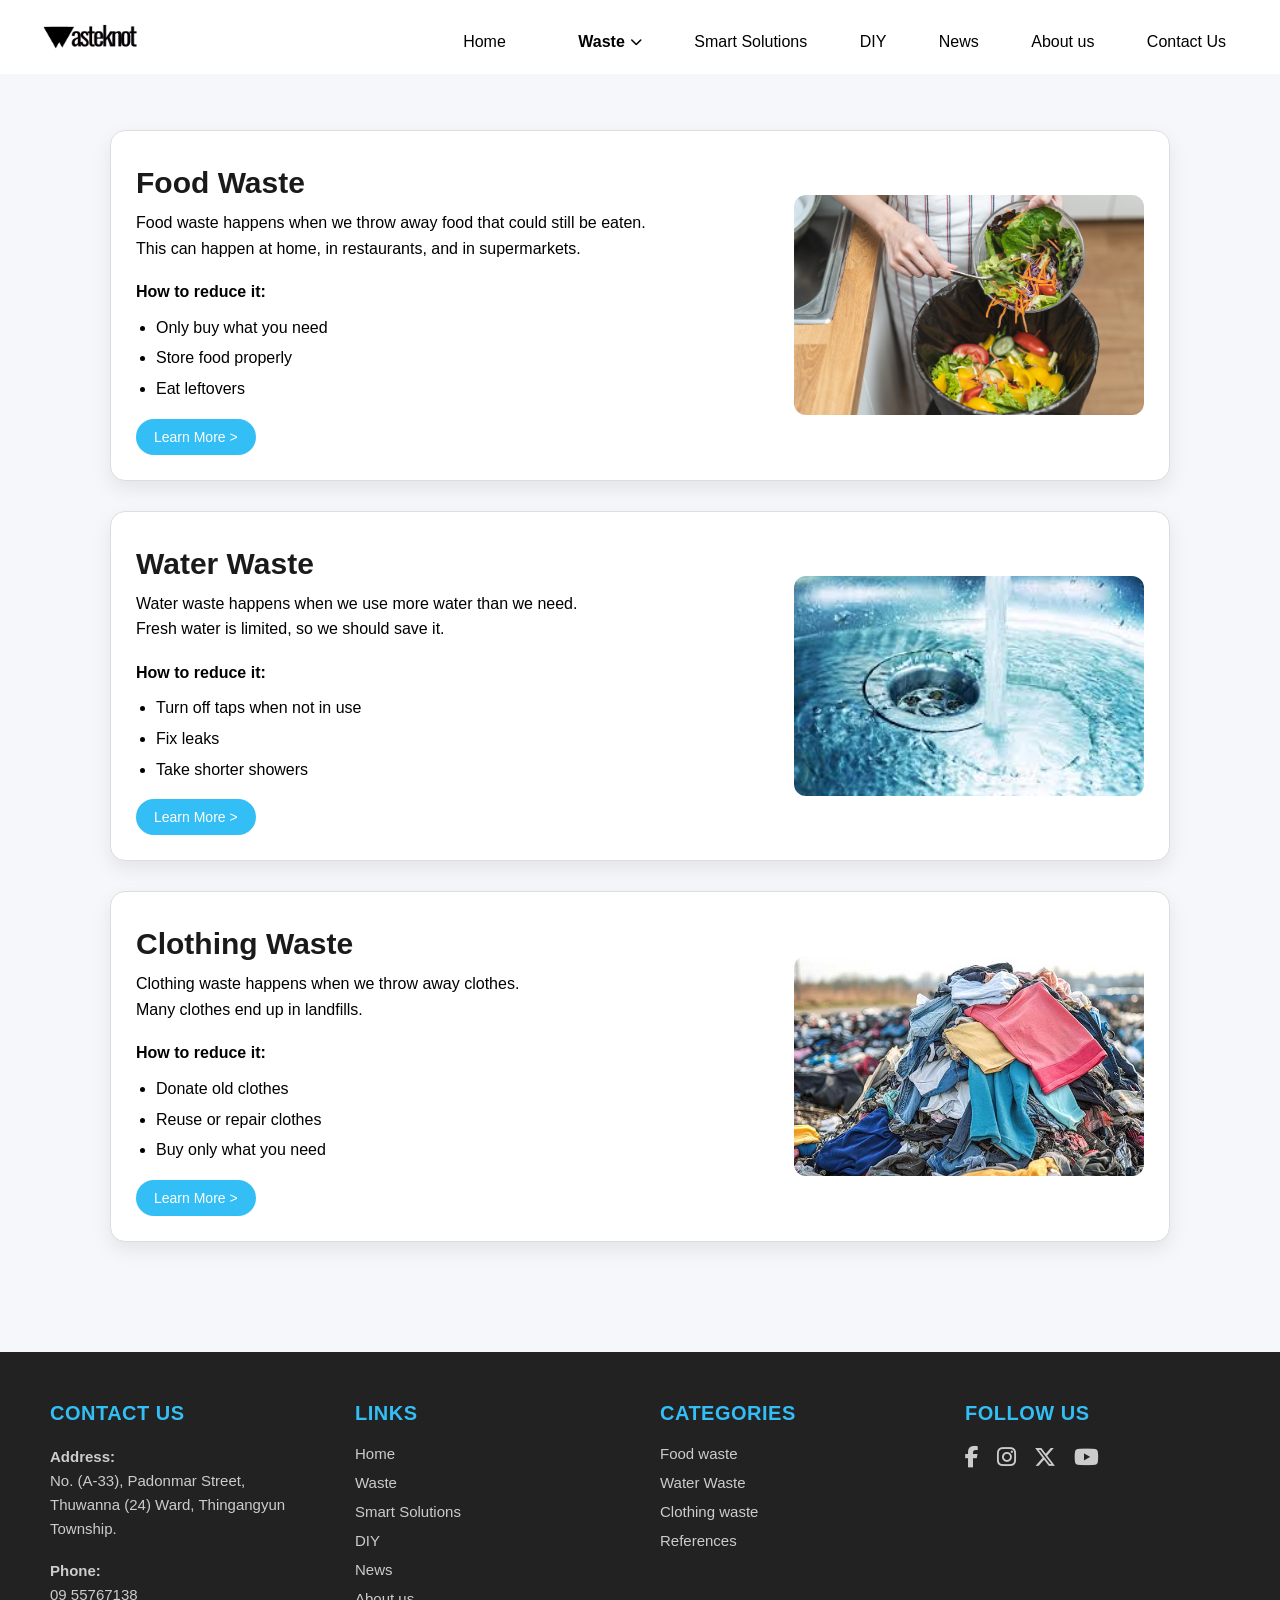
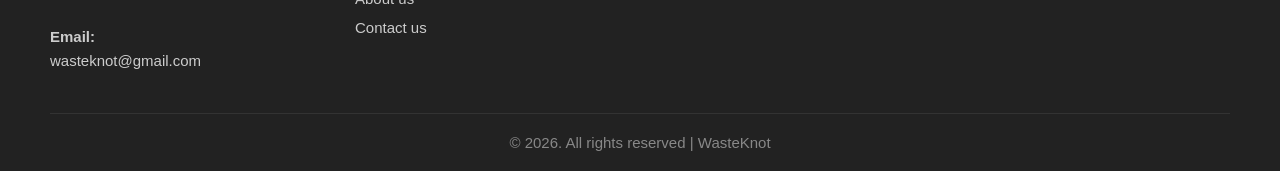
<file: waste.html>
<!DOCTYPE html>
<html>
<head>
  <meta charset="utf-8">
  <meta name="viewport" content="width=device-width, initial-scale=1">
  <title>Type of waste</title>

  <link rel="stylesheet" href="style.css">
  <link rel="icon" type="image/x-icon" href="favicon.ico?v=2">
  <link rel="stylesheet" href="https://cdnjs.cloudflare.com/ajax/libs/font-awesome/6.5.0/css/all.min.css">

  <style>
body {
    background: #f5f7fa;
    padding-top: 80px;
}

.container {
    max-width: 1100px;
    margin: auto;
    padding: 20px;
}

.card {
    background-color: white;
    margin: 30px 0;
    padding: 25px;
    border-radius: 15px;
    border: 1px solid #ddd;
    display: flex;
    align-items: center;
    gap: 25px;
    box-shadow: 0 8px 20px rgba(0,0,0,0.08);
    transition: all 0.3s ease;
}

h2 {
    color: #1a1a1a;
    margin-bottom: 10px;
}

.text {
    flex: 1;
}

.card img {
    width: 100%;
    max-width: 350px;
    height: 220px;
    object-fit: cover;
    border-radius: 12px;
    flex-shrink: 0;
}

.btn {
    display: inline-block;
    margin-top: 12px;
    padding: 10px 18px;
    background-color: #33bef5;
    color: white;
    text-decoration: none;
    border-radius: 25px;
    font-size: 14px;
    transition: 0.3s;
}

.btn:hover {
    background-color: #1da6db;
    transform: scale(1.05);
}

ul {
    margin-top: 10px;
}

li, p {
    line-height: 1.6;
}

@media screen and (max-width: 768px) {
    .card {
        flex-direction: column-reverse;
        align-items: stretch;
        gap: 20px;
    }
    .card img {
        max-width: 100%;
        height: 200px;
    }
}
  </style>
</head>

<body>
<header>
  <div class="logo">
    <img src="icon.png" alt="Wasteknot Logo">
  </div>

  <input type="checkbox" id="menu-btn" class="menu-checkbox">

  <label Kakao for="menu-btn" class="menu-toggle">
    <i class="fas fa-bars icon-burger"></i>
    <i class="fas fa-xmark icon-close"></i>
  </label>

  <nav class="nav-menu">
    <a href="index.html">Home</a>
<div class="dropdown">
  <input type="checkbox" id="drop-check" class="dropdown-checkbox">
  <label for="drop-check" class="dropbtn">
    Waste <i class="fas fa-chevron-down drop-arrow"></i>
  </label>
  <div class="dropdown-content">
    <a href="waste.html#food">Food Waste</a>
    <a href="waste.html#water">Water Waste</a>
    <a href="waste.html#clothing">Clothing Waste</a>
  </div>
</div>
    </div>
    <a href="solution.html">Smart Solutions</a>
    <a href="diy.html">DIY</a>
    <a href="news.html">News</a>
    <a href="about.html">About us</a>
    <a href="contact.html">Contact Us</a>
  </nav>
</header>

<div class="container">

  <div class="card" id="food">
    <div class="text">
      <h2>Food Waste</h2>
      <p>Food waste happens when we throw away food that could still be eaten.</p>
      <p>This can happen at home, in restaurants, and in supermarkets.</p>
      <br>
      <p><b>How to reduce it:</b></p>
      <ul>
        <li>Only buy what you need</li>
        <li>Store food properly</li>
        <li>Eat leftovers</li>
      </ul>

      <a href="foodwaste.html" class="btn">Learn More ></a>
    </div>

    <img src="foodwaste 1.jpg" alt="Food Waste">
  </div>

  <div class="card" id="water">
    <div class="text">
      <h2>Water Waste</h2>
      <p>Water waste happens when we use more water than we need.</p>
      <p>Fresh water is limited, so we should save it.</p>
      <br>
      <p><b>How to reduce it:</b></p>
      <ul>
        <li>Turn off taps when not in use</li>
        <li>Fix leaks</li>
        <li>Take shorter showers</li>
      </ul>

      <a href="waterwaste.html" class="btn">Learn More ></a>
    </div>

    <img src="waterwaste 1.jpg" alt="Water Waste">
  </div>

  <div class="card" id="clothing">
    <div class="text">
      <h2>Clothing Waste</h2>
      <p>Clothing waste happens when we throw away clothes.</p>
      <p>Many clothes end up in landfills.</p>
      <br>
      <p><b>How to reduce it:</b></p>
      <ul>
        <li>Donate old clothes</li>
        <li>Reuse or repair clothes</li>
        <li>Buy only what you need</li>
      </ul>

      <a href="clothingwaste.html" class="btn">Learn More ></a>
    </div>

    <img src="clothingwaste 1.png" alt="Clothing Waste">
  </div>

</div>

<footer>
  <div class="footer-container">
    
    <div class="footer-box">
      <h2>CONTACT US</h2>
      <p>
        <strong>Address:</strong><br>
        No. (A-33), Padonmar Street, Thuwanna (24) Ward, Thingangyun Township.
      </p>
      <br>
      <p>
        <strong>Phone:</strong><br>
        09 55767138
      </p>
      <br>
      <p>
        <strong>Email:</strong><br>
        wasteknot@gmail.com
      </p>
    </div>
     
    <div class="footer-box">
      <h2>LINKS</h2>
      <a href="index.html">Home</a>
      <a href="waste.html">Waste</a>
      <a href="solution.html">Smart Solutions</a>
      <a href="diy.html">DIY</a>
      <a href="news.html">News</a>
      <a href="about.html">About us</a>
      <a href="contact.html">Contact us</a>
    </div>
     
    <div class="footer-box">
      <h2>CATEGORIES</h2>
      <a href="waste.html#food">Food waste</a>
      <a href="waste.html#water">Water Waste</a>
      <a href="waste.html#clothing">Clothing waste</a>
      <a href="reference.html">References</a>
    </div>
     
    <div class="footer-box">
      <h2>FOLLOW US</h2>
      <div class="social-icons">
        <a href="#" aria-label="Facebook"><i class="fab fa-facebook-f"></i></a>
        <a href="#" aria-label="Instagram"><i class="fab fa-instagram"></i></a>
        <a href="#" aria-label="Twitter"><i class="fab fa-x-twitter"></i></a>
        <a href="#" aria-label="Youtube"><i class="fab fa-youtube"></i></a>
      </div>
    </div>
     
  </div>
   
  <div class="footer-bottom">
    &copy; 2026. All rights reserved | WasteKnot
  </div>
</footer>

</body>
</html>
</file>
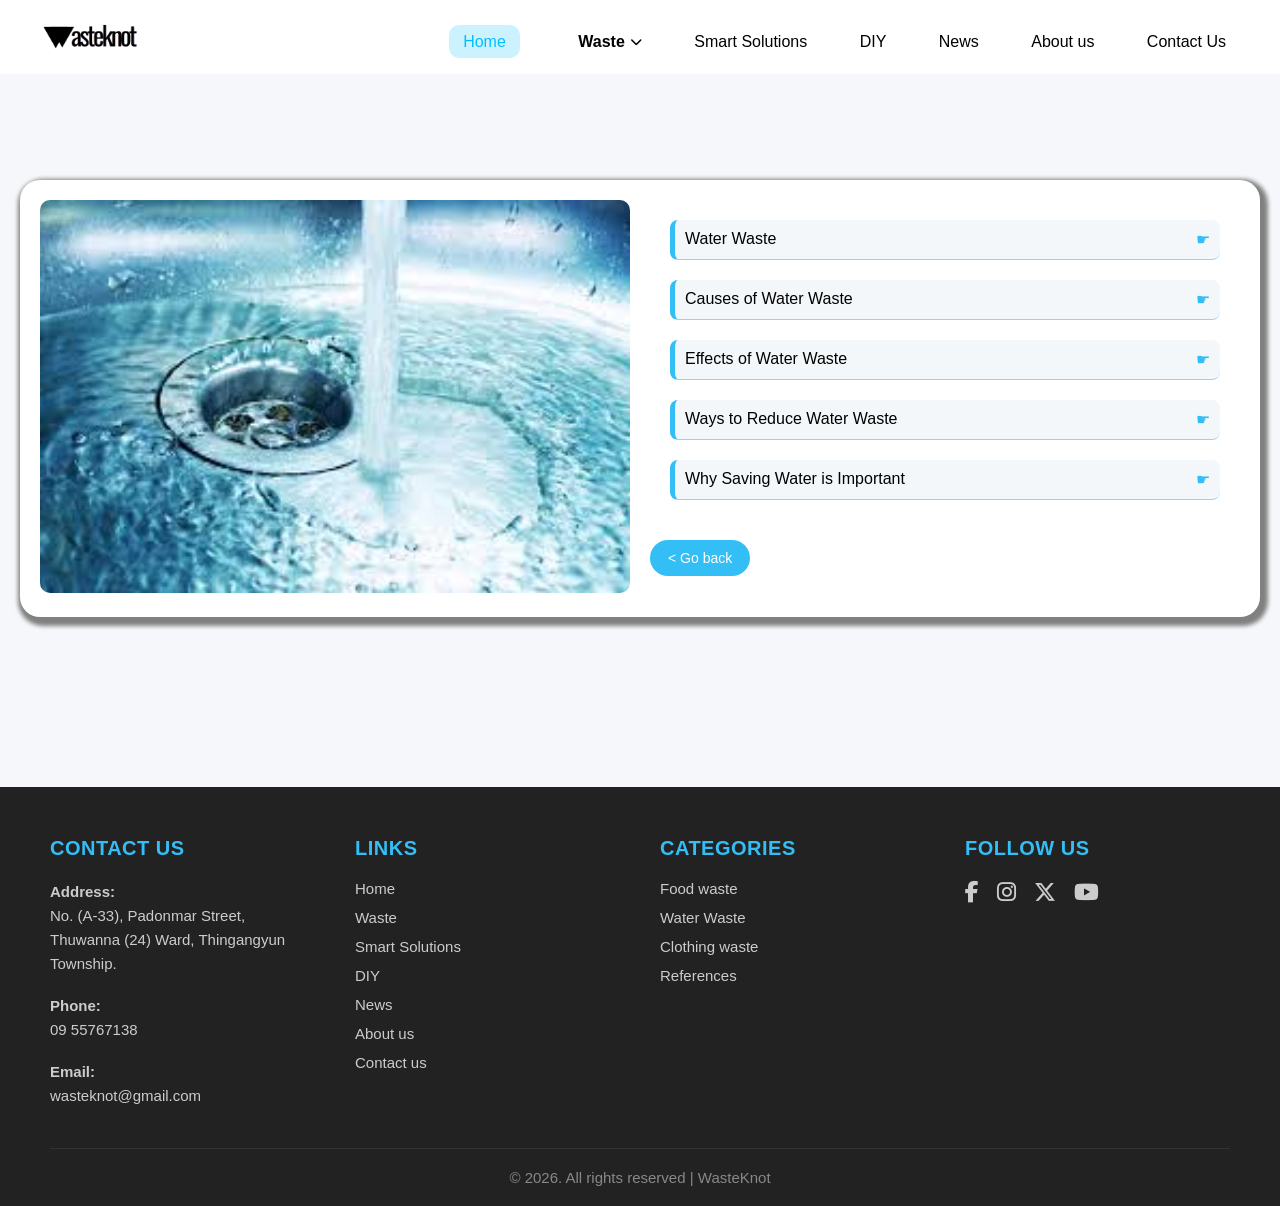
<file: waterwaste.html>
<!DOCTYPE html>
<html>
<head>
<meta charset="utf-8">
<meta name="viewport" content="width=device-width, initial-scale=1">
<title>Water Waste</title>
<link rel="stylesheet" href="style.css">
<link rel="icon" type="image/x-icon" href="favicon.ico">
<link rel="stylesheet" href="https://cdnjs.cloudflare.com/ajax/libs/font-awesome/6.5.0/css/all.min.css">
<style>
		body{
			background: #f5f7fa;
		}
</style>
</head>
<body>
<header>
  <div class="logo">
    <img src="icon.png" alt="Wasteknot Logo">
  </div>

  <input type="checkbox" id="menu-btn" class="menu-checkbox">

  <label Kakao for="menu-btn" class="menu-toggle">
    <i class="fas fa-bars icon-burger"></i>
    <i class="fas fa-xmark icon-close"></i>
  </label>

  <nav class="nav-menu">
    <a href="index.html" class="active">Home</a>
<div class="dropdown">
  <input type="checkbox" id="drop-check" class="dropdown-checkbox">
  <label for="drop-check" class="dropbtn">
    Waste <i class="fas fa-chevron-down drop-arrow"></i>
  </label>
  <div class="dropdown-content">
    <a href="waste.html#food">Food Waste</a>
    <a href="waste.html#water">Water Waste</a>
    <a href="waste.html#clothing">Clothing Waste</a>
  </div>
</div>
    </div>
    <a href="solution.html">Smart Solutions</a>
    <a href="diy.html">DIY</a>
    <a href="news.html">News</a>
    <a href="about.html">About us</a>
    <a href="contact.html">Contact Us</a>
  </nav>
</header>
</header>

<br><br><br><br><br>

<div class="lm-container">
<div class="lm-image">
<img src="waterwaste 1.jpg" alt="Water Waste">
</div>


<div class="lm-question">

<details>
<summary>Water Waste</summary>
<p>Water waste is when people use more water than needed or leave taps running. Clean water is very important for life, but only a small amount of Earth’s water is safe to drink. Wasting water can lead to shortages in the future.</p>
</details>

<details>
<summary>Causes of Water Waste</summary>
<p>Water waste happens when taps are left running, people take long showers, pipes leak, or too much water is used for cleaning cars, gardens, and homes.</p>
</details>

<details>
<summary>Effects of Water Waste</summary>
<p>Water waste can cause water shortages and harm plants and animals. It also reduces the amount of clean water available for people to drink and use every day.</p>
</details>

<details>
<summary>Ways to Reduce Water Waste</summary>
<p>People can reduce water waste by turning off taps, fixing leaks, taking shorter showers, and using buckets instead of hoses.</p>
</details>

<details>
<summary>Why Saving Water is Important</summary>
<p>Saving water is important because all living things need it to survive. Using water wisely helps protect the environment and ensures there is enough clean water for the future.</p>
</details>
<a href="waste.html" class="btn">< Go back </a>
</div>

</div>
<br>
<br>
<br>
<br>
<br>
<footer>
  <div class="footer-container">
    
    <div class="footer-box">
      <h2>CONTACT US</h2>
      <p>
        <strong>Address:</strong><br>
        No. (A-33), Padonmar Street, Thuwanna (24) Ward, Thingangyun Township.
      </p>
      <br>
      <p>
        <strong>Phone:</strong><br>
        09 55767138
      </p>
      <br>
      <p>
        <strong>Email:</strong><br>
        wasteknot@gmail.com
      </p>
    </div>
     
    <div class="footer-box">
      <h2>LINKS</h2>
      <a href="index.html">Home</a>
      <a href="waste.html">Waste</a>
      <a href="solution.html">Smart Solutions</a>
      <a href="diy.html">DIY</a>
      <a href="news.html">News</a>
      <a href="about.html">About us</a>
      <a href="contact.html">Contact us</a>
    </div>
     
    <div class="footer-box">
      <h2>CATEGORIES</h2>
      <a href="waste.html#food">Food waste</a>
      <a href="waste.html#water">Water Waste</a>
      <a href="waste.html#clothing">Clothing waste</a>
      <a href="reference.html">References</a>
    </div>
     
    <div class="footer-box">
      <h2>FOLLOW US</h2>
      <div class="social-icons">
        <a href="#" aria-label="Facebook"><i class="fab fa-facebook-f"></i></a>
        <a href="#" aria-label="Instagram"><i class="fab fa-instagram"></i></a>
        <a href="#" aria-label="Twitter"><i class="fab fa-x-twitter"></i></a>
        <a href="#" aria-label="Youtube"><i class="fab fa-youtube"></i></a>
      </div>
    </div>
     
  </div>
   
  <div class="footer-bottom">
    &copy; 2026. All rights reserved | WasteKnot
  </div>
</footer>
</body>
</html>
</file>
<file: style.css>
* {
    margin: 0;
    padding: 0;
    box-sizing: border-box;
    font-family: Arial, sans-serif;
}

body {
    padding-top: 70px;
    background: #f0f4f8;
}

header {
    display: flex;
    justify-content: space-between;
    align-items: center;
    background: white;
    padding: 15px 40px;
    position: fixed;
    width: 100%;
    top: 0;
    z-index: 1000;
}

.logo img {
    height: 40px;
    width: auto;    
}

.menu-checkbox {
    display: none;
}

.menu-toggle {
    display: none;
    font-size: 24px;
    color: black;
    cursor: pointer;
    padding: 5px;
    z-index: 1002;
}

.menu-toggle .icon-close {
    display: none;
}

nav a {
    margin-left: 20px;
    text-decoration: none;
    color: black;
    font-size: 16px;
    border-radius: 10px;
    transition: 0.3s;
    padding: 8px 14px;
}

nav a:hover,
nav a.active {
    background: rgba(0, 191, 255, 0.2);
    color: deepskyblue;
    transform: scale(1.05);
}

.dropdown {
    display: inline-block;
    margin-left: 20px; 
}

.dropdown-content {
    display: none;
    position: absolute;
    background-color: white;
    min-width: 160px;
    box-shadow: 0px 8px 16px rgba(0,0,0,0.2);
    border-radius: 8px;
    z-index: 1001;
    margin-top: 5px;
}

.dropdown-content a {
    color: black;
    padding: 12px 16px;
    text-decoration: none;
    display: block;
    margin-left: 0; 
    font-size: 14px;
}

.dropdown-content a:hover {
    background-color: #f1f1f1;
    color: #33bef5; 
}

.dropdown:hover .dropdown-content {
    display: block;
}

.dropdown-checkbox {
    display: none;
}

.dropdown .dropbtn {
    display: inline-flex;
    align-items: center;
    gap: 5px;
    cursor: pointer;
    margin-left: 20px;
    color: black;
    font-size: 16px;
    border-radius: 10px;
    padding: 8px 14px;
    transition: 0.3s;
}

.drop-arrow {
    font-size: 12px;
    transition: transform 0.3s ease;
    color: inherit;
}

.dropdown-checkbox:checked ~ .dropdown-content {
    display: block;
}

.dropdown-checkbox:checked ~ .dropbtn .drop-arrow {
    transform: rotate(180deg);
}
.page-header {
    color: rgb(0, 0, 0);
    text-align: center;
    padding: 60px 20px;
}

.page-header h1 {
    font-size: 42px;
    margin: 0 0 15px 0;
    letter-spacing: 1px;
}

.page-header p {
    max-width: 800px;
    margin: 0 auto;
    font-size: 18px;
    line-height: 1.7;
    opacity: 0.95;
    text-align: center;
}

.hero {
    height: 100vh;
    background: url("cloud.jpg") no-repeat center/cover;
    display: flex;
    align-items: center;
    padding-left: 80px;
    color: white;
    position: relative;
}

.hero::before {
    content: "";
    position: absolute;
    width: 100%;
    height: 100%;
    background: rgba(0,0,0,0.2);
    top: 0;
    left: 0;
}

.btn {
  display: inline-block;
  margin-top: 12px;
  padding: 10px 18px;
  background-color: #33bef5;
  color: white;
  text-decoration: none;
  border-radius: 25px;
  font-size: 14px;
  transition: 0.3s;
}

.btn:hover {
  background-color: #1da6db;
  transform: scale(1.05);
}

.lm-question .btn{
  display: inline-block;
  margin-top: 20px;
}

.content {
    position: relative;
    z-index: 1;
}

.content p {
    font-size: 20px;
}

h1 {
    font-size: 60px;
    font-weight: bold;
}

h2 {
    font-size: 30px;
    margin: 10px 0 20px;
}

.intro {
    padding: 80px 20px;
    background: #f5f5f5;
    display: flex;
    justify-content: center;
}

.intro-container {
    max-width: 800px;
    text-align: center;
}

.intro h2 {
    font-size: 32px;
    margin-bottom: 20px;
}

.intro p {
    font-size: 18px;
    color: #555;
    line-height: 1.6;
}

.news-container {
    flex: 1;
    max-width: 1200px;
    width: 100%;
    margin: 0 auto;
    padding: 20px;
    display: grid;
    grid-template-columns: 2.5fr 1fr;
    gap: 30px;
}

.main-feed {
    display: flex;
    flex-direction: column;
    gap: 40px;
}

.news-post {
    background: white;
    padding: 35px;
    border-radius: 15px;
    box-shadow: 0 4px 15px rgba(0,0,0,0.05);
    border-top: 5px solid #33bef5;
    scroll-margin-top: 110px; 
}

.main-title {
    font-size: 32px;
    color: #1a1a1a;
    margin: 0 0 12px 0;
    line-height: 1.3;
}

.main-meta {
    font-size: 14px;
    color: #666;
    margin-bottom: 20px;
    padding-bottom: 15px;
    border-bottom: 1px solid #eee;
}

.main-meta strong {
    color: #33bef5;
}

.main-image-wrapper {
    width: 100%;
    height: 420px;
    overflow: hidden;
    border-radius: 10px;
    margin-bottom: 25px;
}

.main-image-wrapper img {
    width: 100%;
    height: 100%;
    object-fit: cover;
}

.main-content {
    font-size: 16px;
    color: #333;
    line-height: 1.8;
}

.main-content p {
    margin-bottom: 20px;
    text-align: justify;
}

.sidebar {
    background: white;
    padding: 20px;
    border-radius: 15px;
    box-shadow: 0 4px 15px rgba(0,0,0,0.05);
    height: fit-content;
    position: sticky;
    top: 110px;
}

.sidebar-heading {
    font-size: 18px;
    color: #33bef5;
    text-transform: uppercase;
    font-weight: bold;
    letter-spacing: 1px;
    margin-bottom: 15px;
    padding-bottom: 10px;
    border-bottom: 2px solid #33bef5;
}

.sidebar-list {
    display: flex;
    flex-direction: column;
    gap: 20px;
}

.sidebar-link {
    text-decoration: none;
    color: inherit;
    display: flex;
    flex-direction: column;
    gap: 8px;
    padding-bottom: 15px;
    border-bottom: 1px solid #f0f0f0;
    transition: transform 0.2s ease;
}

.sidebar-link:last-child {
    border-bottom: none;
}

.sidebar-link:hover {
    transform: translateY(-2px);
}

.sidebar-link img {
    width: 100%;
    height: 130px;
    object-fit: cover;
    border-radius: 8px;
}

.sidebar-link h4 {
    font-size: 14px;
    color: #1a1a1a;
    line-height: 1.4;
    margin: 0;
}

.sidebar-link p {
    font-size: 12px;
    color: #666;
    margin: 0;
    line-height: 1.4;
}

.sidebar-link:hover h4 {
    color: #1da6db;
    text-decoration: underline;
}

.learn {
    background-color: #f9f9f9;
    padding: 40px;
    text-align: center;
}

.learn h2 {
    margin-bottom: 20px;
}

.list {
    display: inline-block;
    text-align: left;
}

ul {
    list-style-type: none;
    padding: 0px;
}

li {
    background: white;
    margin: 10px 0;
    padding: 15px;
    border-radius: 8px;
    border-left: 5px solid #33bef5;
    width: 100%;
    max-width: 400px;
    line-height: 1.6;
}

li strong {
    color: black;
    display: block;
    margin-bottom: 5px;
}

.container ul {
    list-style-type: disc;  
    padding-left: 20px;
}

.container li {
    background: none;       
    border: none;           
    padding: 0;
    margin: 5px 0;
    width: auto;
}

.diagonal-layout {
    display: flex;
    justify-content: center;
    align-items: center;
    gap: 200px;
    padding: 50px;
}

.pbl-img {
    width: 250px;
    height: 300px;
    border-radius: 20px;
    box-shadow: 5px 5px 0px #33bef5;
}

.top-left {
    align-self: flex-start;
    margin-top: -20px;
}

.bottom-right {
    align-self: flex-end;
    margin-top: -20px;
}

.section-text {
    text-align: center;
    color: black;
    margin-bottom: 30px;
}

.section-text p {
    max-width: 700px;
    margin: auto;
    line-height: 1.6;
}

.lm-container{
    display: flex;
    justify-content: space-between;
    align-items: flex-start;
    gap: 20px;
    padding: 20px;
    margin: 20px;
    border-radius: 20px;
    background-color: white;
    box-shadow: 3px 4px 4px 5px grey;
    flex-wrap: wrap;
}

.lm-image, .lm-question{
    flex: 1;
    min-width: 300px;
}

.lm-image img{
    width: 100%;
    border-radius: 10px;
}

.lm-question details{
    background-color: #f4f7f9;
    border-left: 5px solid #33bef5;
    border-bottom: 1px solid #98cfff;
    border-radius: 8px;
    padding: 10px;
    margin: 20px;
    line-height: normal;
}

.lm-question details p {
    line-height: 1.7;
    margin: 10px 0;
    font-size: 15px;
}

.lm-question details summary{
    list-style: none;
    display: flex;
    justify-content: space-between;
    cursor: pointer;
}

.lm-question details summary::after{
    content: "☛";
    color: #33bef5;
    transition: 0.5s;
}

.lm-question details[open] summary::after{
    color: #000000;
    transform: rotate(90deg);
}

.about-us {
    background: linear-gradient(to bottom, #f5fbff, #eaf7fc);
    padding: 100px 20px;
}

.about-container {
    display: flex;
    justify-content: center;
    gap: 30px;
    flex-wrap: wrap;
}

.about-card {
    background: white;
    width: 320px;
    padding: 30px;
    border-radius: 20px;
    box-shadow: 0 5px 15px rgba(0,0,0,0.1);
    transition: 0.3s ease;
    border-top: 5px solid #33bef5;
}

.about-card:hover {
    transform: translateY(-10px);
}

.about-card h2 {
    color: #33bef5;
    margin-bottom: 15px;
}

.about-card p {
    color: #555;
    line-height: 1.7;
}

.about-hero {
    height: 500px;
    background: url("greencity.jpg") no-repeat center center/cover;
    display: flex;
    justify-content: center;
    align-items: center;
    border-radius: 20px;
    margin: 40px auto 60px;
    max-width: 1200px;
    position: relative;
    overflow: hidden;
}

.about-hero::before {
    content: "";
    position: absolute;
    top: 0;
    left: 0;
    width: 100%;
    height: 100%;
    background: rgba(0,0,0,0.3);
}

.overlay-box {
    position: relative;
    z-index: 1;
    background: rgba(51, 190, 245, 0.5);
    padding: 40px;
    border-radius: 20px;
    text-align: center;
    max-width: 650px;
    color: white;
    backdrop-filter: blur(5px);
}

.overlay-box h1 {
    font-size: 50px;
    margin-bottom: 20px;
}

.overlay-box p {
    font-size: 20px;
    line-height: 1.6;
}

.team-section {
    padding: 80px 20px;
    text-align: center;
}

.team-title {
    font-size: 45px;
    color: #33bef5;
    margin-bottom: 50px;
}

.team-container {
    display: flex;
    justify-content: center;
    gap: 30px;
    flex-wrap: wrap;
}

.team-card {
    background: white;
    width: 250px;
    padding: 25px;
    border-radius: 20px;
    box-shadow: 0 5px 15px rgba(0,0,0,0.1);
    transition: 0.3s ease;
}

.team-card:hover {
    transform: translateY(-10px);
}

.team-card img {
    width: 120px;
    height: 120px;
    border-radius: 50%;
    object-fit: cover;
    margin-bottom: 15px;
    border: 4px solid #33bef5;
}

.team-card h3 {
    color: #33bef5;
    margin-bottom: 10px;
}

.team-card p {
    color: #555;
}

.faq-section {
    background-color: #f4f7f9;
    padding: 60px 20px;
}

.faq-container {
    max-width: 850px;
    margin: 0 auto;
    text-align: left;
}

.faq-item {
    background-color: white;
    border: 2px solid #98cfff; 
    border-radius: 12px;
    margin: 16px 0;
    padding: 0; 
    overflow: hidden;
}

.faq-question {
    padding: 20px 25px;
    font-size: 18px;
    font-weight: bold;
    color: #2c3e50;
    cursor: pointer;
    background-color: white;
    list-style: none;
    display: block;
}

.faq-question:hover {
    background-color: #98cfff;
    color: white;
}

.faq-question:hover .faq-arrow {
    color: white;
}

.faq-arrow {
    float: right;
    color: #33bef5;
    font-size: 20px;
}

.faq-answer {
    padding: 20px 25px;
    font-size: 16px;
    line-height: 1.7;
    color: #333333;
    background-color: #fcfdfe;
    border-top: 1px solid #edf4f8;
}

.faq-list {
    margin: 12px 0 0 0;
    padding-left: 20px;
    list-style-type: disc; 
}

.faq-list li {
    background: none;
    border-left: none;
    width: auto;
    margin: 6px 0;
    padding: 0;
    font-size: 15px;
    color: #444444;
}

.citation-container-wrapper {
    flex: 1;
    display: flex;
    justify-content: center;
    align-items: center;
    padding: 20px;
}

.citation-box {
    width: 100%;
    max-width: 800px;
    background: white;
    border-radius: 16px;
    padding: 40px 50px;
    box-sizing: border-box;
    box-shadow: 0 10px 30px rgba(0, 0, 0, 0.05);
    border-top: 6px solid #33bef5;
}
     
.citation-box h1 {
    text-align: center;
    margin-top: 0;
    margin-bottom: 35px;
    font-size: 36px;
    color: #1a1a1a;
    letter-spacing: 1px;
    text-transform: uppercase;
}
     
.citation-box ul {
    padding: 0;
    margin: 0;
    list-style: none;
    display: flex;
    flex-direction: column;
    gap: 16px;
    align-items: center;
}
     
.citation-box li {
    position: relative;
    background: #f8fafc;
    padding: 15px 20px;
    border-radius: 8px;
    border-left: 4px solid #33bef5;
    font-size: 16px;
    word-break: break-all;
    transition: all 0.2s ease;
    display: flex;
    align-items: center;
    gap: 12px;
    width: 100%;
}

.citation-box li:hover {
    background: #edf8fd;
    transform: translateX(4px);
}
     
.citation-box a {
    color: #334155;
    text-decoration: none;
    font-weight: 500;
}
     
.citation-box a:hover {
    text-decoration: underline;
    color: #1da6db;
}

.citation-box li::before {
    content: "\f0c1"; 
    font-family: "Font Awesome 6 Free";
    font-weight: 900;
    color: #33bef5;
    font-size: 14px;
}

fieldset {
    border-radius: 20px;
    padding: 30px;
    width: 480px;
    max-width: 100%;
    background: white;
    color: black;
    border: none;
    box-shadow: 0 5px 15px rgba(0,0,0,0.05);
    border-top: 5px solid #33bef5;
}

legend {
    font-size: 30px;
    font-weight: bold;
    margin-bottom: 20px;
    color: #33bef5;
}

label {
    font-size: 14px;
    font-weight: bold;
    color: #555;
    display: block;
    margin-top: 10px;
}

input, select, textarea {
    width: 100%;
    padding: 12px;
    margin: 8px 0 15px 0;
    border: 1px solid #ddd;
    border-radius: 8px;
    background-color: #f9f9f9;
    color: black;
    font-size: 14px;
}

input:focus, select:focus, textarea:focus {
    outline: none;
    border-color: #33bef5;
    background-color: #fff;
}

textarea {
    height: 120px;
    resize: none;
}

.contact-page-container {
    flex: 1;
    display: flex;
    justify-content: center;
    align-items: flex-start;
    gap: 40px;
    max-width: 1100px;
    width: 100%;
    margin: 0 auto;
    padding: 20px;
    flex-wrap: wrap; 
}

.map-box {
    background: white;
    padding: 30px;
    border-radius: 20px;
    color: black;
    box-shadow: 0 5px 15px rgba(0,0,0,0.05);
    border-top: 5px solid #33bef5;
    width: 480px;
    max-width: 100%;
}

.map-box h2 {
    margin-bottom: 10px;
    color: #33bef5;
    font-size: 24px;
}

.map-box p {
    margin-bottom: 20px;
    color: #555;
    line-height: 1.6;
    font-size: 15px;
}

.map-box iframe {
    width: 100%;
    height: 320px;
    border-radius: 12px;
    border: none;
}

footer {
    background: #222;
    color: white;
    padding: 50px 50px 20px;
    margin-top: 60px;
}

.footer-container {
    max-width: 1200px;
    margin: 0 auto;
    display: flex;
    justify-content: space-between;
    align-items: flex-start;
    gap: 40px;
    flex-wrap: wrap;
}

.footer-box {
    flex: 1;
    min-width: 220px;
}

.footer-box h2 {
    color: #33bef5;
    margin-top: 0;
    margin-bottom: 20px;
    font-size: 20px;
    text-transform: uppercase;
    letter-spacing: 0.5px;
}

.footer-box p {
    color: #ccc;
    line-height: 1.6;
    font-size: 15px;
    margin: 0;
}

.footer-box a {
    text-decoration: none;
    color: #ccc;
    display: block;
    margin-bottom: 12px;
    font-size: 15px;
    transition: color 0.2s ease;
}

.footer-box a:hover {
    text-decoration: underline;
    color: white;
}

.social-icons {
    display: flex;
    flex-direction: row;
    gap: 18px;
}

.social-icons a {
    color: #ccc;
    font-size: 22px;
    transition: color 0.2s ease, transform 0.2s ease;
}

.social-icons a:hover {
    color: #33bef5;
    transform: translateY(-3px);
}

.footer-bottom {
    text-align: center;
    border-top: 1px solid #333;
    margin-top: 40px;
    padding-top: 20px;
    font-size: 15px;
    color: #888;
}

@media (max-width: 900px) {
    .footer-container {
        flex-direction: column;
        gap: 30px;
    }
    .footer-box {
        width: 100%;
    }
    .citation-box {
        padding: 25px 20px;
    }
    .news-container { 
        grid-template-columns: 1fr; 
    }
    .sidebar { 
        position: static; 
    }
    .main-image-wrapper { 
        height: 240px; 
    }
}

@media screen and (max-width: 968px) {
    body {
        padding-top: 70px !important; 
    }

    header {
        position: fixed;
        width: 100%;
        height: 70px;
        flex-direction: row;
        justify-content: space-between;
        align-items: center;
        padding: 15px 20px;
        background: white;
    }

    .menu-toggle {
        display: block;
    }

    nav {
        margin-top: 0;
        position: fixed;
        top: 70px;
        left: -100%;
        width: 100%;
        height: calc(100vh - 70px);
        background-color: white;
        display: flex;
        flex-direction: column;
        align-items: center;
        justify-content: flex-start;
        padding-top: 30px;
        gap: 0px;
        transition: left 0.3s ease-in-out;
        overflow-y: auto;
        z-index: 999;
    }

    nav a {
        width: 100%;
        text-align: center;
        padding: 15px 0;
        margin-left: 0;
        font-size: 18px;
        border-radius: 0;
    }

    nav a:hover, 
    nav a.active {
        transform: none;
    }

    .dropdown {
        width: 100%;
        text-align: center;
        margin-left: 0;
    }
    .dropdown .dropbtn {
        width: 100%;
        justify-content: center; 
        margin-left: 0;
        border-radius: 0;
        padding: 15px 0;
        font-size: 18px;
    }
    .dropdown-content {
        position: relative;
        box-shadow: none;
        background-color: #f7fafc;
        width: 100%;
        margin-top: 0;
        border-radius: 0;
    }

    .dropdown-content a {
        text-align: center;
        padding: 12px 0;
        font-size: 16px;
    }

    .menu-checkbox:checked ~ nav {
        left: 0;
    }

    .menu-checkbox:checked ~ .menu-toggle .icon-burger {
        display: none;
    }

    .menu-checkbox:checked ~ .menu-toggle .icon-close {
        display: block;
    }

    .hero {
        height: auto;
        min-height: 80vh;
        padding: 160px 20px 60px 20px !important; 
        flex-direction: column;
        justify-content: center;
        text-align: center;
    }

    .hero h1 {
        font-size: 40px; 
    }

    .diagonal-layout {
        flex-direction: column;
        gap: 30px; 
        padding: 30px 20px;
    }

    .pbl-img {
        align-self: center !important; 
        margin-top: 0 !important;
        width: 100%;
        max-width: 280px;
        height: auto;
    }

    .list ul li {
        width: 100%; 
        max-width: 400px;
    }

    .section .card {
        flex-direction: column !important; 
        text-align: left;
        padding: 0;
    }

    .section .card iframe {
        width: 100% !important;
        height: 250px;
    }

    .lm-container {
        flex-direction: column;
        margin: 20px 15px 20px 15px; 
        padding: 15px;
        align-items: stretch;
    }

    .lm-image,
    .lm-question {
        width: 100%;
    }

    .btn-container .back-btn {
        margin-left: 0 !important; 
        width: 100%;
        box-sizing: border-box;
    }

    .contact-page-container {
        margin-top: 40px !important; 
        flex-direction: column !important;
        align-items: center !important;
        gap: 30px !important;
    }

    fieldset, .map-box {
        width: 100% !important; 
        max-width: 550px !important; 
    }

    .lm-container, .news-container, .about-us, .team-section {
        margin-top: 20px !important; 
    }

    .lm-question p {
        font-size: 15px;
        line-height: 1.7;
        word-wrap: break-word;
    }
}

@media screen and (max-width: 600px) {
    .page-header h1 {
        font-size: 30px;
    }

    .page-header p {
        font-size: 15px;
    }

    .hero h1 {
        font-size: 32px;
    }

    .hero h2 {
        font-size: 20px;
    }

    .pillars-container {
        display: flex;
        flex-direction: column;
        gap: 20px;
        align-items: center;
    }

    .pillar-card {
        width: 100%; 
        max-width: 340px;
    }
}

@media (max-width: 768px) {
    .card {
        flex-direction: column;   
        align-items: flex-start;
    }

    .card img {
        width: 100%;          
        height: auto;
    }

    .text {
        width: 100%;
    }

    ul {
        padding-left: 20px;
    }

    li {
        font-size: 14px;
        line-height: 1.5;
        max-width: 100%;
        width: 100%;
    }

    .container {
        padding: 15px;
    }

    .lm-question .btn{
        width: 100%;
        text-align: center;
    }
}
</file>
